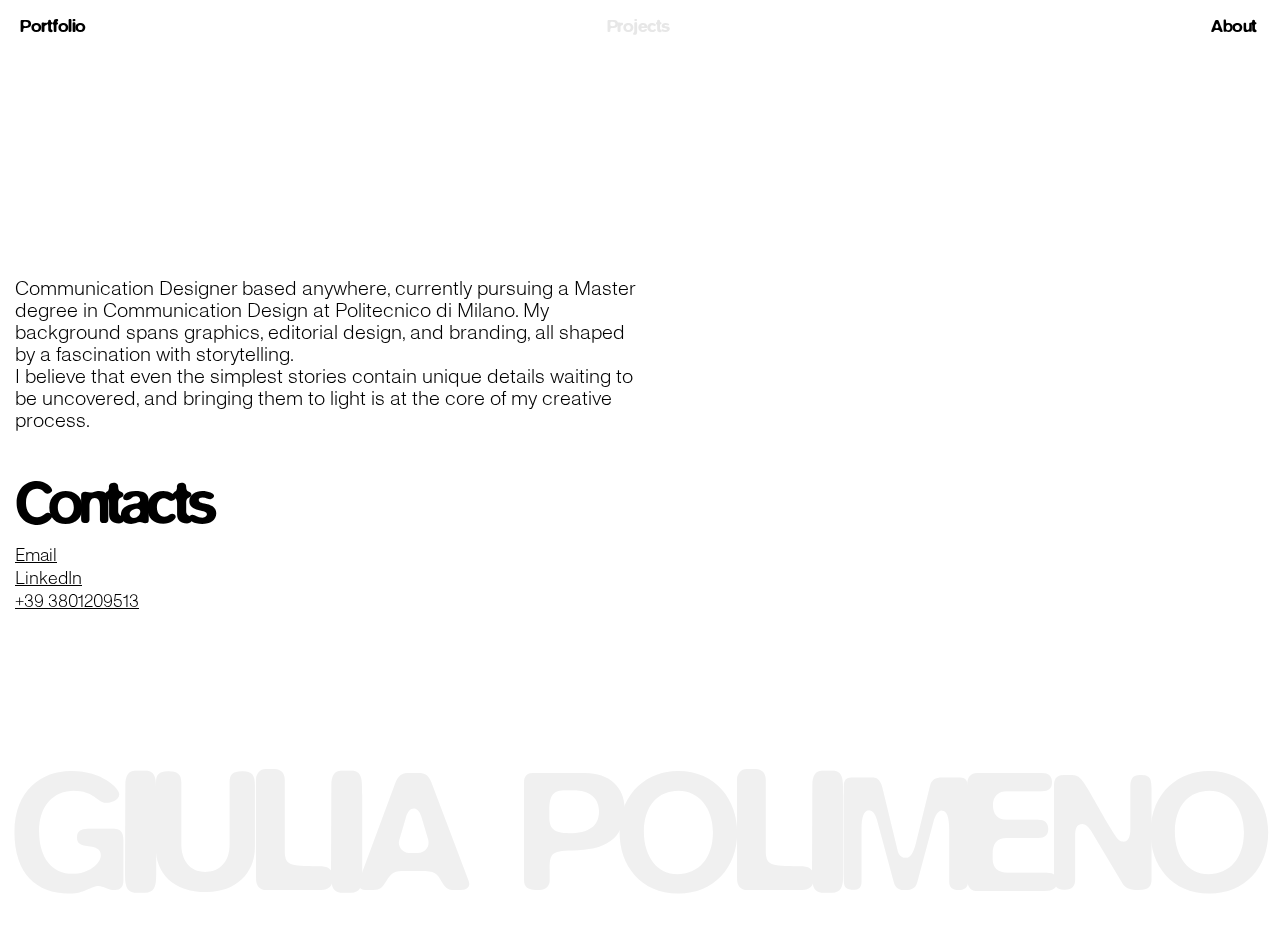
<file: about.html>
<!DOCTYPE html>
<html lang="it">
<head>
    <meta charset="UTF-8">
    <meta name="viewport" content="width=device-width, initial-scale=1.0">
    <title>About</title>
    <link rel="stylesheet" href="style.css">
    <link rel="icon" href="favicon.ico" type="image/x-icon">
    
</head>
<body>


    
    <header>
        <div class="header-container">
            <div class="left">Portfolio</div>
    
            <div class="navigation-header center">
                <a href="index.html" class="nav-link">Projects</a>
            </div>
    
            <div class="navigation-header right">
                <a href="about.html" class="nav-link header active">About</a>
               
            </div>
           
        </div>
    </header>
    
    
    <div class="footer-container">
        <div class="footer-text">
            <span class="first-name">GIULIA</span>
            <span class="last-name">POLIMENO</span>
        </div>
    </div>

    <div class="about-conteiner">
        <div class="bio-conteiner">
             <p class="about-caption">
             Communication Designer based anywhere, currently pursuing a Master degree in Communication Design at Politecnico di Milano.
             
My background spans graphics, editorial design, and branding, all shaped by a fascination with storytelling. <br>I believe 
that even the simplest stories contain unique details waiting 
to be uncovered, and bringing them to light is at the core 
of my creative process.

   
</p>
        
        </div>
        <div class="contact-conteiner">
            <p class="title">Contacts</p>
            <p class="about-caption">
                <a href="mailto:giuliapolimeno@outlook.it">Email</a><br>
                <a href="https://www.linkedin.com/in/giuliapolimeno/" target="_blank">LinkedIn</a><br>
                <a href="" target="_blank">+39 3801209513</a><br>

                
            </p>
        </div>
        
    </div>





</body>
</html>
</file>
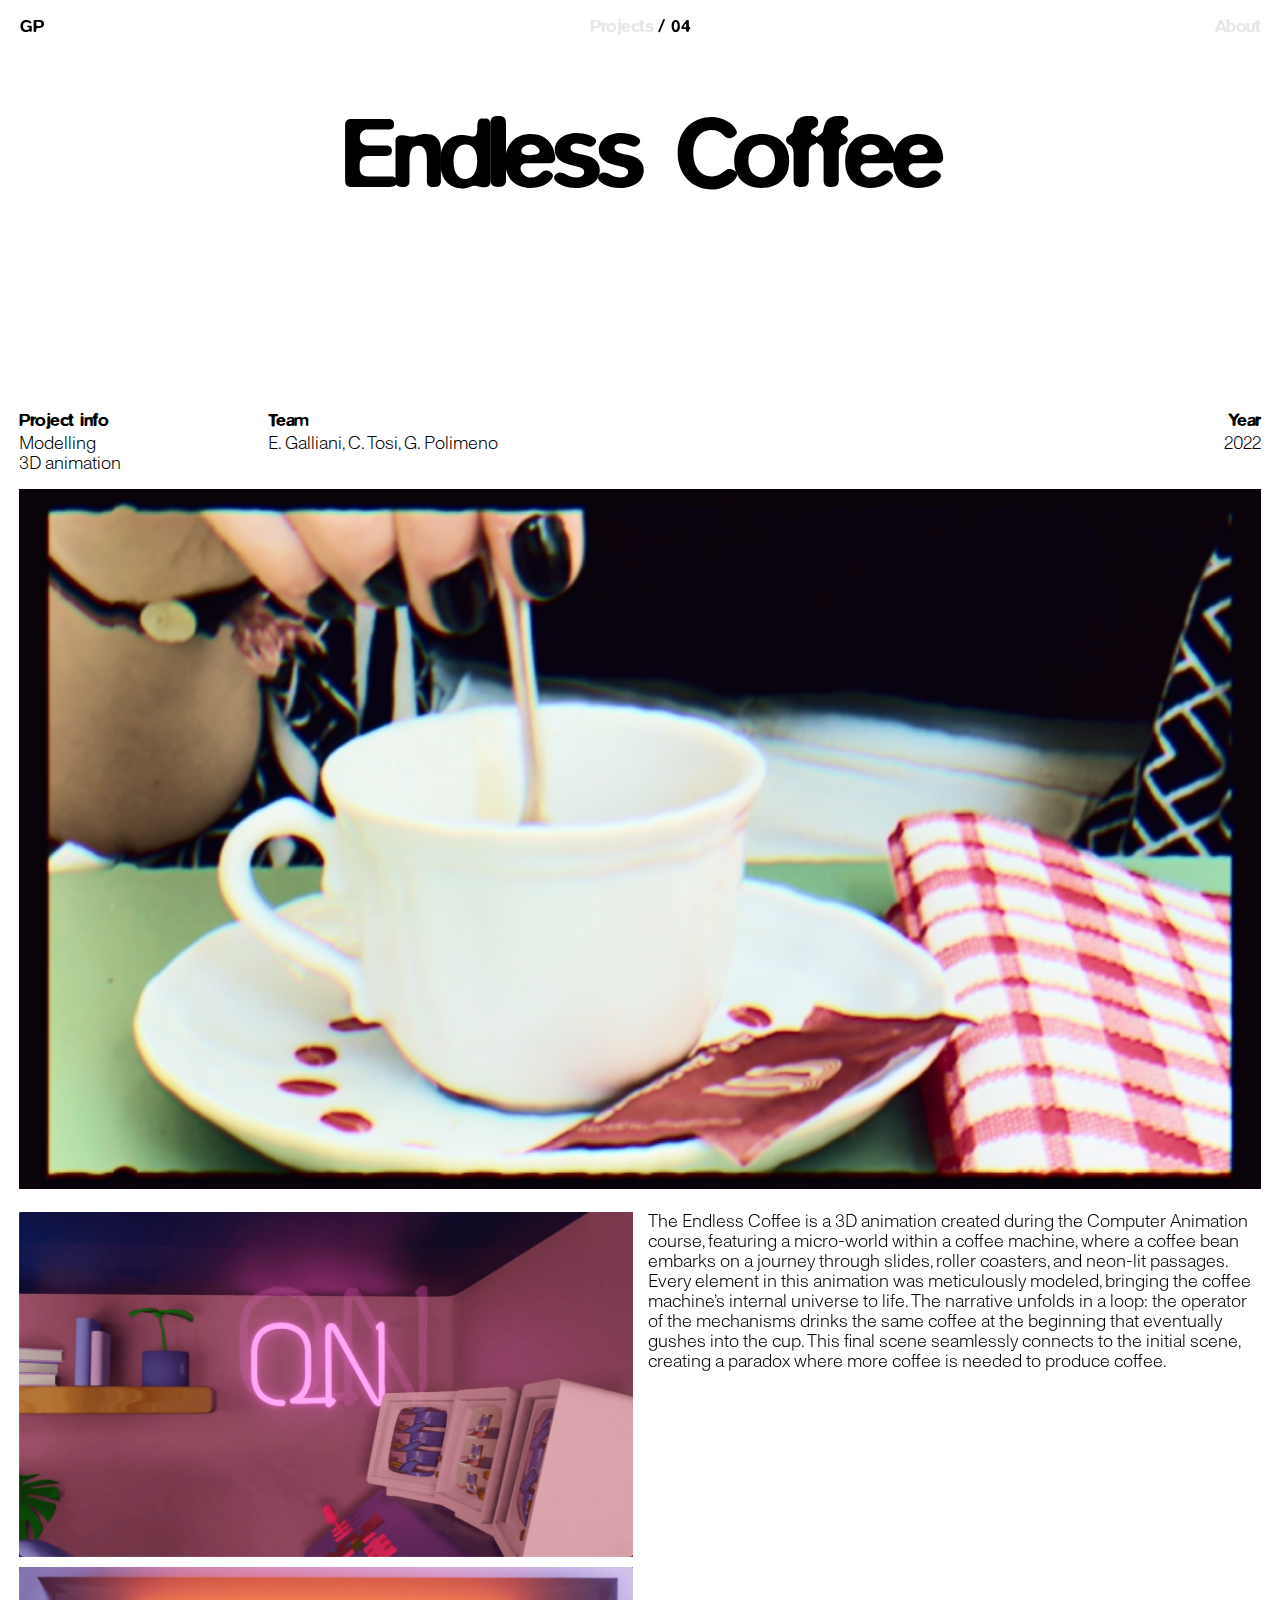
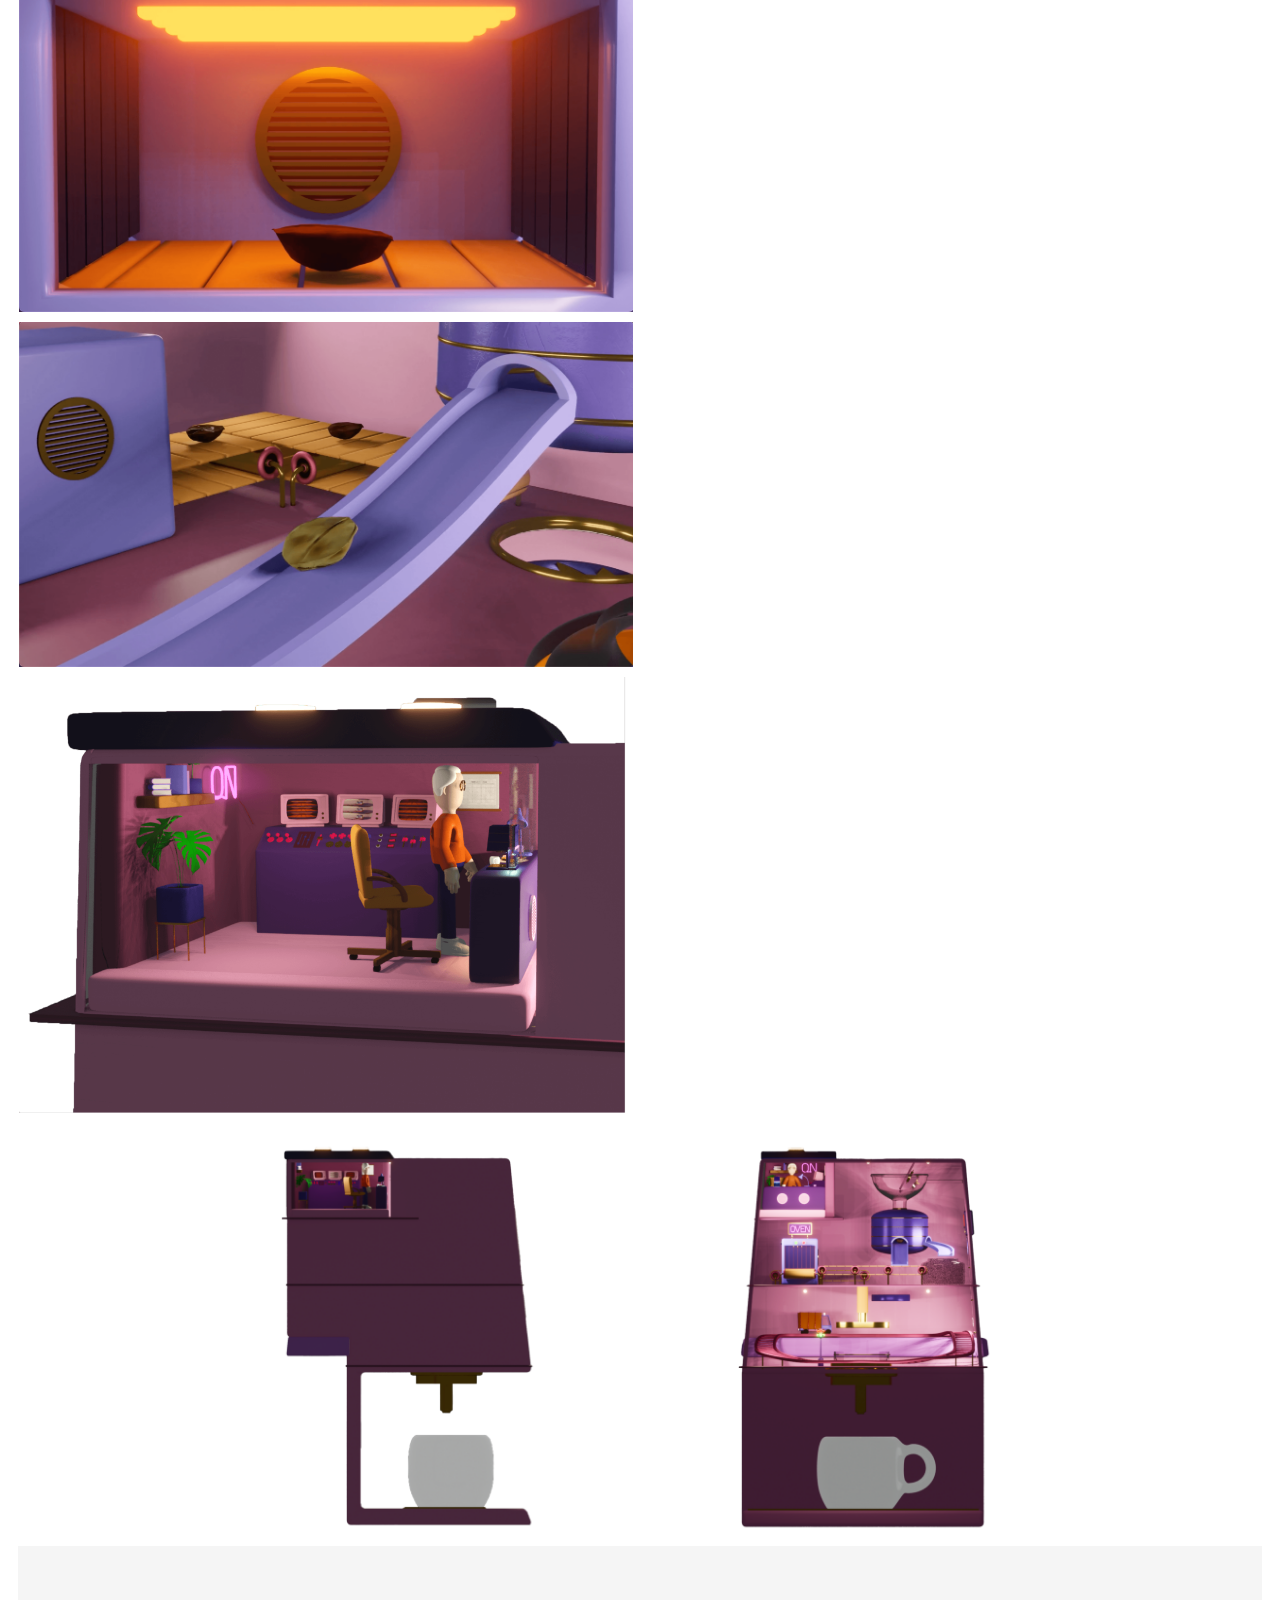
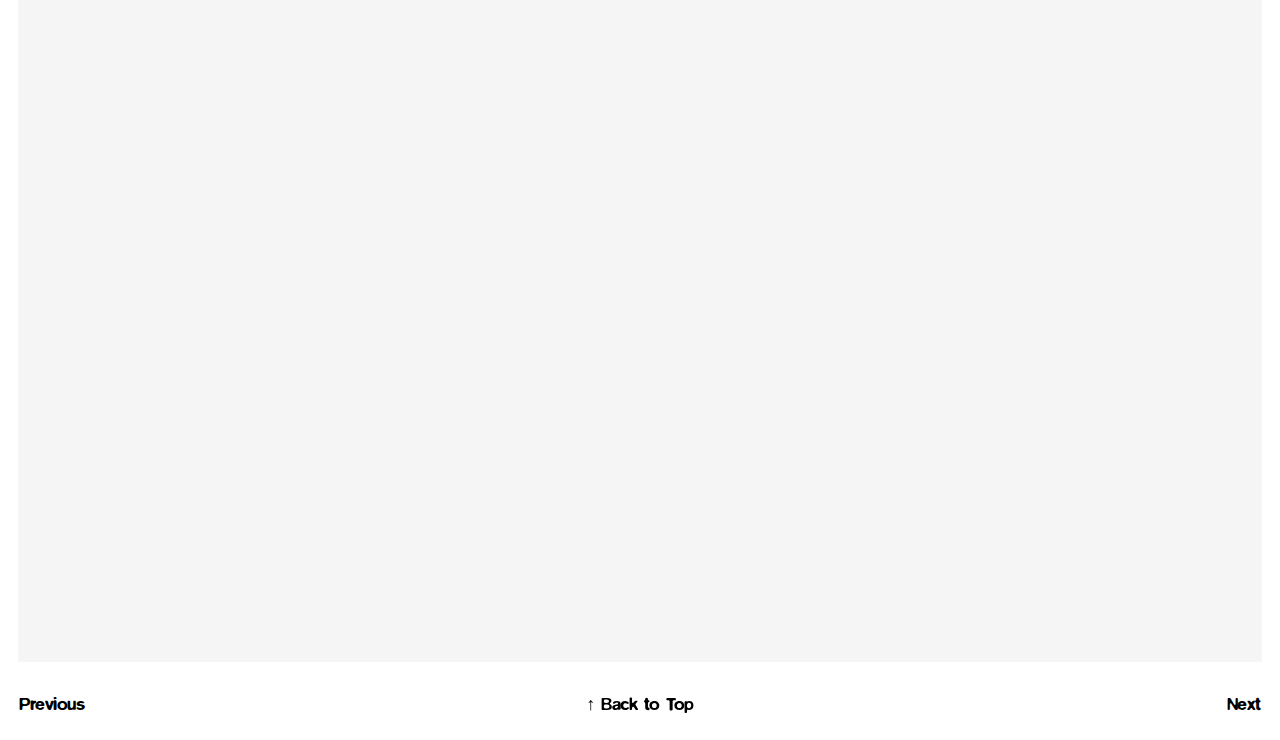
<file: pagina4 copy.html>
<!DOCTYPE html>
<html lang="it">
<head>
    <meta charset="UTF-8">
    <meta name="viewport" content="width=device-width, initial-scale=1.0">
    <title>Endless Coffee</title>
    <link rel="stylesheet" href="style-project.css">
    <link rel="icon" href="favicon.ico" type="image/x-icon">

    
</head>

 
<body>

    <header>
        <div class="header-container">
            <div class="left">
                <a href="index.html" class="nav-link active">GP</a>
            </div>
    
            <div class="navigation-header center">
                <a href="index.html" class="nav-link">Projects</a>
                <a href="index.html" class="nav-link active"> / 04</a>
            </div>
    
            <div class="navigation-header right">
                <a href="about.html" class="nav-link header ">About</a>
               
            </div>
           
        </div>
    </header>


    <div id="title">Endless Coffee</div>

    <div id="columns">
        <div class="column1">
            <span class="project-info">Project info</span><br>
            <span class="paragraph">Modelling<br>3D animation</span>
        </div>
        <div class="column2">
            <span class="project-info">Team</span><br>
            <span class="paragraph">E. Galliani, C. Tosi, G. Polimeno</span>
        </div>
        <div class="column3">
            <span class="project-info">Year</span><br>
            <span class="paragraph">2022</span>
        </div>
    </div>

    <div id="image-container">
        <img id="fixed-image" src="images/image4.png" alt="Immagine" />
    </div>


    <!--SCROLL CONTAINER IMG+CAPTION -->
   <div id="scroll-container1">
        <div class="images">
            <img class="scrollable-image" src="Endless Coffee/Schermata 2023-07-02 alle 15.06.06.png" alt="Immagine 2" />
            <img class="scrollable-image" src="Endless Coffee/Schermata 2023-07-02 alle 15.07.38.png" alt="Immagine 3" />
            <img class="scrollable-image" src="Endless Coffee/Schermata 2023-07-02 alle 15.06.59.png" alt="Immagine 3" />
            <img class="scrollable-image" src="Endless Coffee/zoom.png" alt="Immagine 3" />
        </div>
        <div class="caption1">
            The Endless Coffee is a 3D animation created during the Computer Animation course, featuring a micro-world within a coffee machine, where a coffee bean embarks on a journey through slides, roller coasters, and neon-lit passages. Every element in this animation was meticulously modeled, bringing the coffee machine’s internal universe to life. The narrative unfolds in a loop: the operator of the mechanisms drinks the same coffee at the beginning that eventually gushes into the cup. This final scene seamlessly connects to the initial scene, creating a paradox where more coffee is needed to produce coffee.
        </div>
    </div>





    <!--IMMAGINI IN MEZZO-->
    <div class="image-row">
        <img class="horizontal-images" src="Endless Coffee/Home.png" alt="Immagine 3" />
        <img class="horizontal-images" src="Endless Coffee/Home-1.png" alt="Immagine 2" />
    </div>




      <!-- Container per il video finale YouTube -->
  
      <div class="video-container-grey">
    <div class="horizontal-video-container">
        <iframe src="https://player.vimeo.com/video/1022107991?title=0&amp;byline=0&amp;portrait=0&amp;badge=0&amp;autopause=0&amp;player_id=0&amp;app_id=58479" width="1920" height="1080" frameborder="0" allow="autoplay; fullscreen; picture-in-picture; clipboard-write" title="THE ENDLESS COFFEE"></iframe>
   </div>
   </div>
   
    


 




<!--PROJ PRECEDENTE E SUCCESSIVO-->
        <footer>
            <a href="pagina3.html" class="footer-link">Previous</a>
            <a href="#" class="footer-link back-to-top">↑ Back to Top</a>
            <a href="pagina5.html" class="footer-link">Next</a>
        </footer>




    <script>
        window.onload = function() {
            const fixedImage = document.getElementById('fixed-image');
            const title = document.getElementById('title');
            const columns = document.getElementById('columns');

            // Mostra il titolo dopo un breve ritardo
            setTimeout(() => {
                title.style.opacity = "1"; // Rendi il titolo visibile
            }, 0);

            // Mostra le colonne subito dopo il titolo
            setTimeout(() => {
                columns.style.opacity = "1"; // Rendi le colonne visibili
                columns.style.transform = "translateY(15vh)"; // Sposta le colonne verso il basso
            }, 0);

            // Dopo un breve ritardo, ingrandisci e sposta l'immagine verso il basso
            setTimeout(() => {
                fixedImage.style.width = "97%";
                fixedImage.style.height = "700px";
                fixedImage.style.transform = "translateY(15vh)"; // Sposta l'immagine verso il basso
            });
        };

        // Funzione per tornare all'inizio della pagina
        document.querySelector('.back-to-top').addEventListener('click', function(e) {
             e.preventDefault();
              window.scrollTo({
                 top: 0,
                  behavior: 'smooth'
                });
            });

    </script>

</body>
</html>
</file>
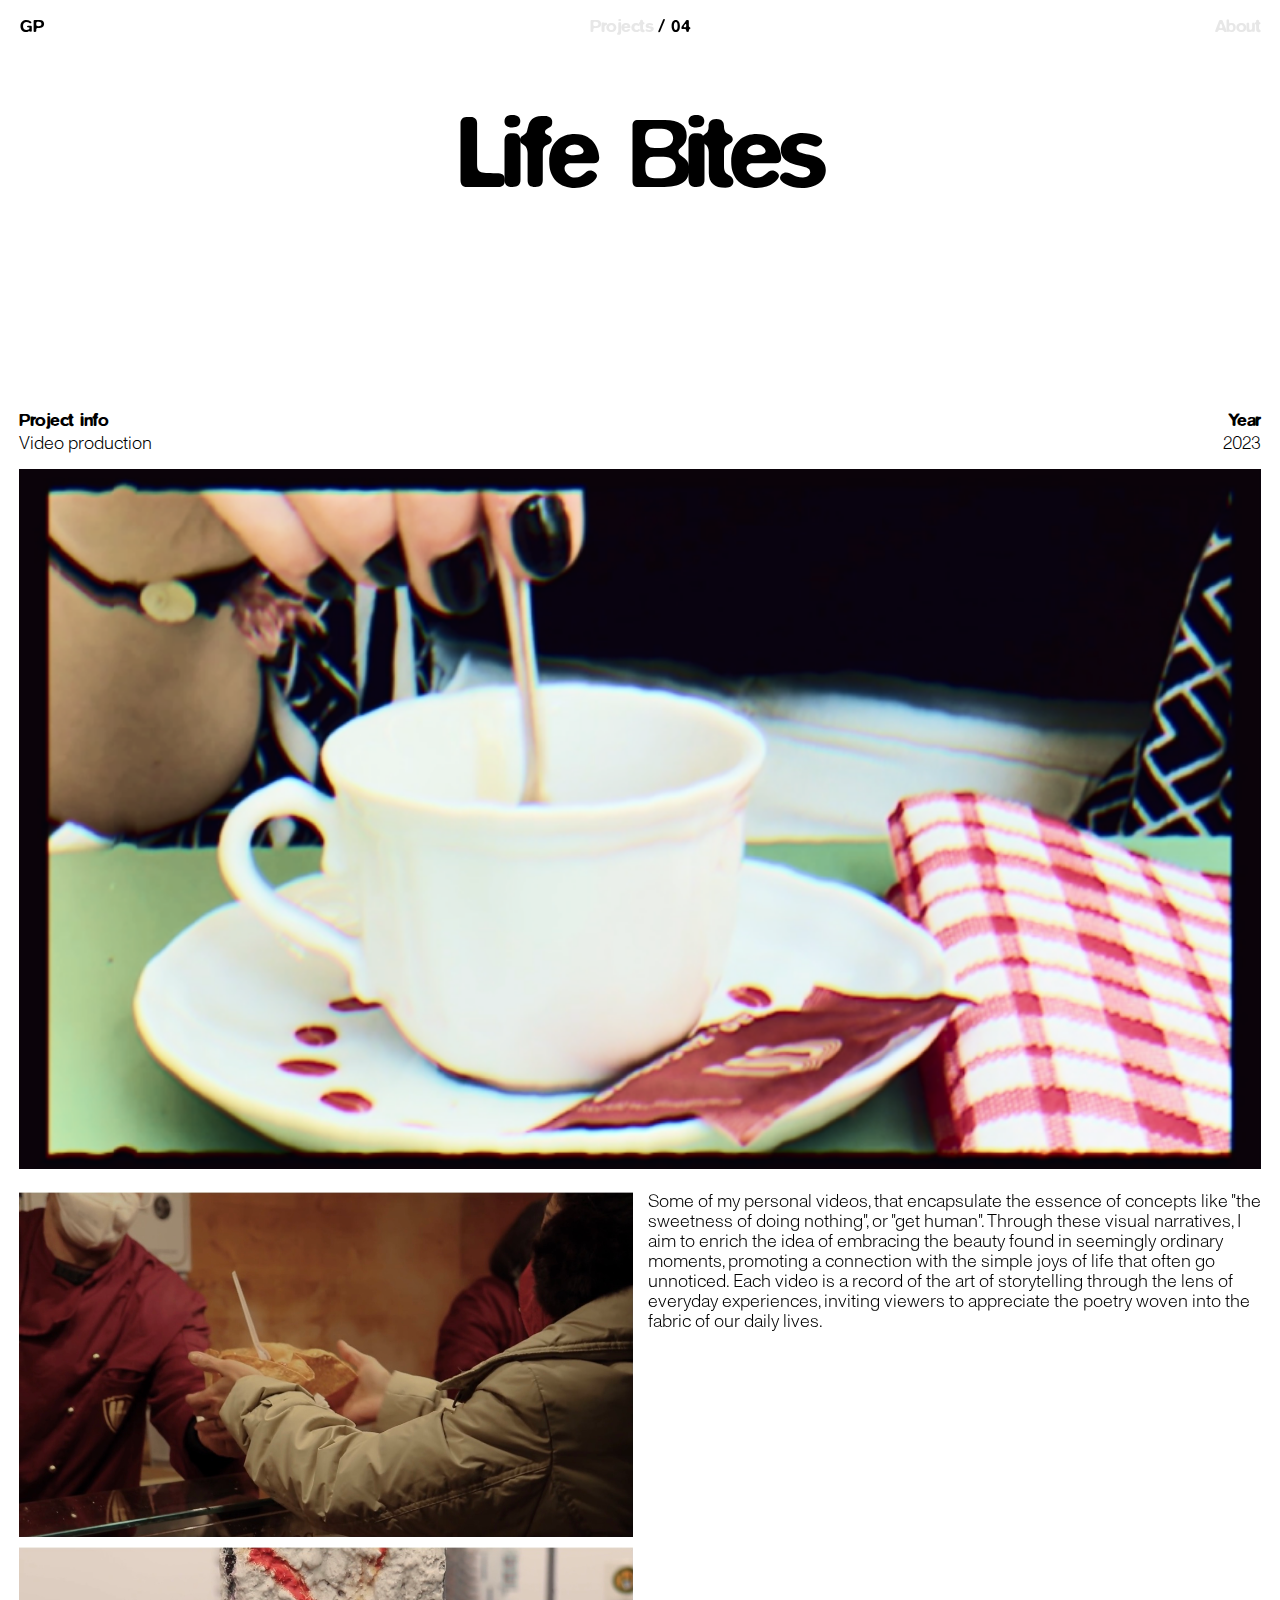
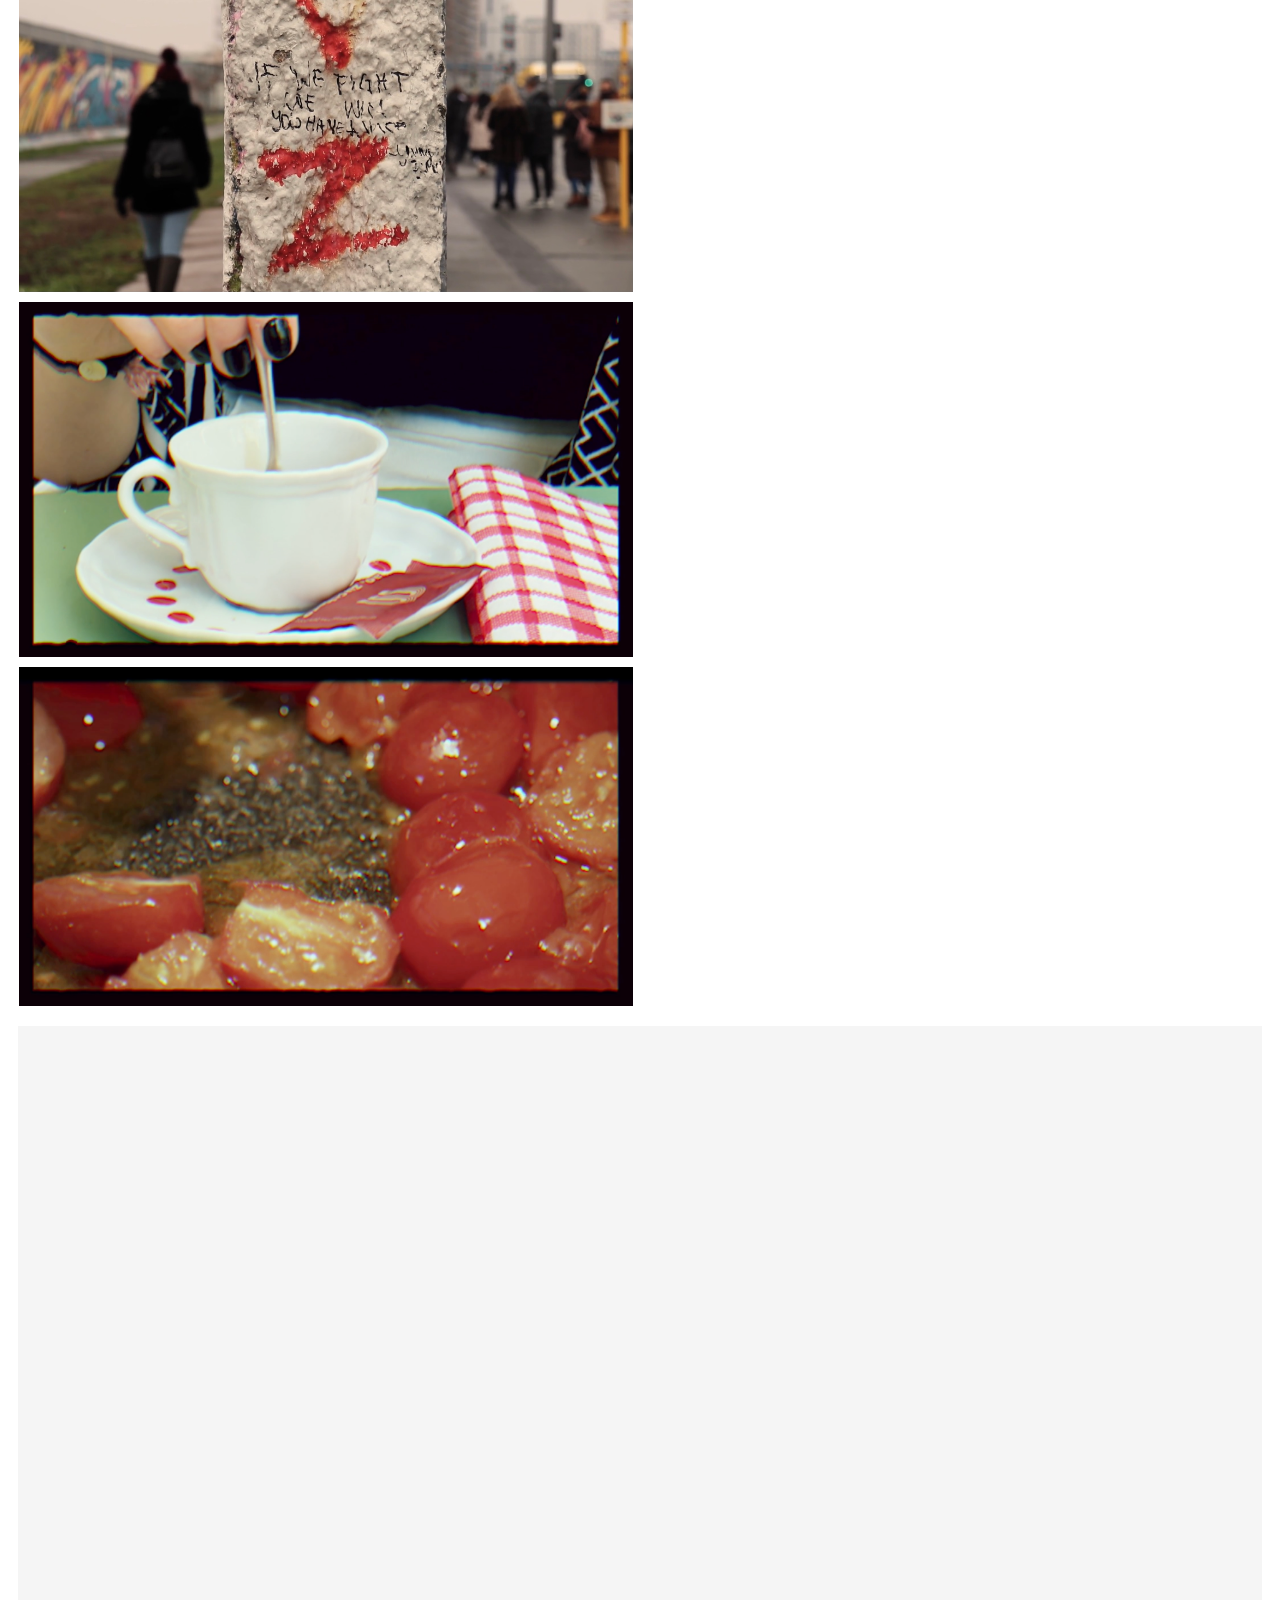
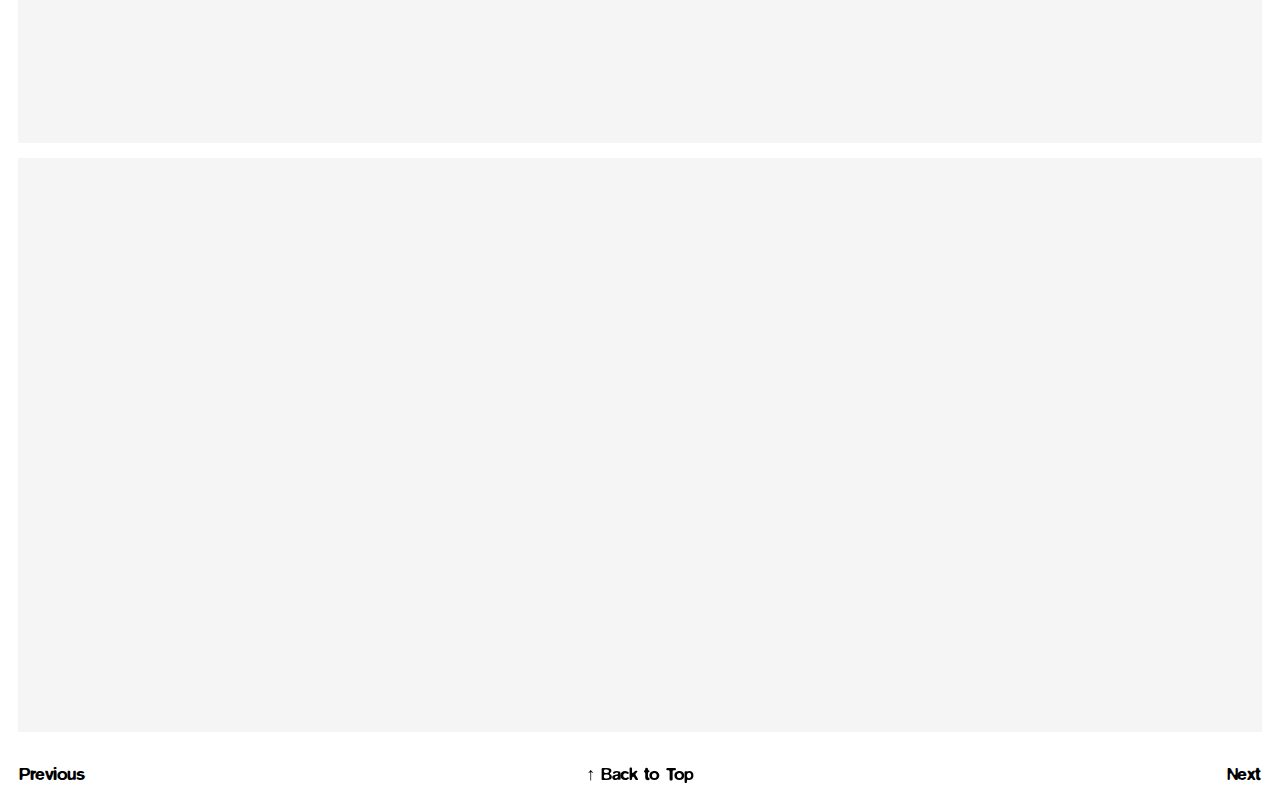
<file: pagina4.html>
<!DOCTYPE html>
<html lang="it">
<head>
    <meta charset="UTF-8">
    <meta name="viewport" content="width=device-width, initial-scale=1.0">
    <title>Life Bites</title>
    <link rel="stylesheet" href="style-project.css">
    <link rel="icon" href="favicon.ico" type="image/x-icon">

    
</head>

 
<body>

    <header>
        <div class="header-container">
            <div class="left">
                <a href="index.html" class="nav-link active">GP</a>
            </div>
    
            <div class="navigation-header center">
                <a href="index.html" class="nav-link">Projects</a>
                <a href="index.html" class="nav-link active"> / 04</a>
            </div>
    
            <div class="navigation-header right">
                <a href="about.html" class="nav-link header ">About</a>
               
            </div>
           
        </div>
    </header>


    <div id="title">Life Bites</div>

    <div id="columns">
        <div class="column1">
            <span class="project-info">Project info</span><br>
            <span class="paragraph">Video production
        </div>
        <div class="column2">
            
        </div>
        <div class="column3">
            <span class="project-info">Year</span><br>
            <span class="paragraph">2023</span>
        </div>
    </div>

    <div id="image-container">
        <img id="fixed-image" src="images/image4.png" alt="Immagine" />
    </div>
    


    <!--SCROLL CONTAINER IMG+CAPTION -->
   <div id="scroll-container1">
        <div class="images">
            <img class="scrollable-image" src="get human/IMG_2734.jpg" alt="Immagine 3" />
            <img class="scrollable-image" src="get human/IMG_2731.jpg" alt="Immagine 3" />
            <img class="scrollable-image" src="get human/Screenshot 2024-11-20 alle 22.27.54.png" alt="Immagine 3" />
            <img class="scrollable-image" src="get human/Screenshot 2024-11-20 alle 22.28.29.png" alt="Immagine 3" />
        </div>
        <div class="caption1">
            Some of my personal videos, that encapsulate the essence of concepts like "the
sweetness of doing nothing", or "get human". Through these visual narratives, I aim to
enrich the idea of embracing the beauty found in seemingly ordinary moments, promoting
a connection with the simple joys of life that often go unnoticed. Each video is a record
of the art of storytelling through the lens of everyday experiences, inviting viewers to
appreciate the poetry woven into the fabric of our daily lives.
        </div>
    </div>








      <!-- Container per il video finale YouTube -->
  
      <div class="video-container-grey">
    <div class="horizontal-video-container">
        <iframe src="https://player.vimeo.com/video/1030760001?title=0&amp;byline=0&amp;portrait=0&amp;badge=0&amp;autopause=0&amp;player_id=0&amp;app_id=58479" width="1920" height="1080" frameborder="0" allow="autoplay; fullscreen; picture-in-picture; clipboard-write" title="get human"></iframe>
   </div>
   </div>
   
   <div class="video-container-grey">
    <div class="vertical-video-container">
        <iframe src="https://player.vimeo.com/video/1031699090?title=0&amp;byline=0&amp;portrait=0&amp;badge=0&amp;autopause=0&amp;player_id=0&amp;app_id=58479" width="800" height="530" frameborder="0" allow="autoplay; fullscreen; picture-in-picture; clipboard-write" title="dolce far niente"></iframe>
   </div>
   </div>
    




<!--PROJ PRECEDENTE E SUCCESSIVO-->
        <footer>
            <a href="pagina3.html" class="footer-link">Previous</a>
            <a href="#" class="footer-link back-to-top">↑ Back to Top</a>
            <a href="pagina5.html" class="footer-link">Next</a>
        </footer>




    <script>
        window.onload = function() {
            const fixedImage = document.getElementById('fixed-image');
            const title = document.getElementById('title');
            const columns = document.getElementById('columns');

            // Mostra il titolo dopo un breve ritardo
            setTimeout(() => {
                title.style.opacity = "1"; // Rendi il titolo visibile
            }, 0);

            // Mostra le colonne subito dopo il titolo
            setTimeout(() => {
                columns.style.opacity = "1"; // Rendi le colonne visibili
                columns.style.transform = "translateY(15vh)"; // Sposta le colonne verso il basso
            }, 0);

            // Dopo un breve ritardo, ingrandisci e sposta l'immagine verso il basso
            setTimeout(() => {
                fixedImage.style.width = "97%";
                fixedImage.style.height = "700px";
                fixedImage.style.transform = "translateY(15vh)"; // Sposta l'immagine verso il basso
            });
        };

        // Funzione per tornare all'inizio della pagina
        document.querySelector('.back-to-top').addEventListener('click', function(e) {
             e.preventDefault();
              window.scrollTo({
                 top: 0,
                  behavior: 'smooth'
                });
            });

    </script>

</body>
</html>
</file>
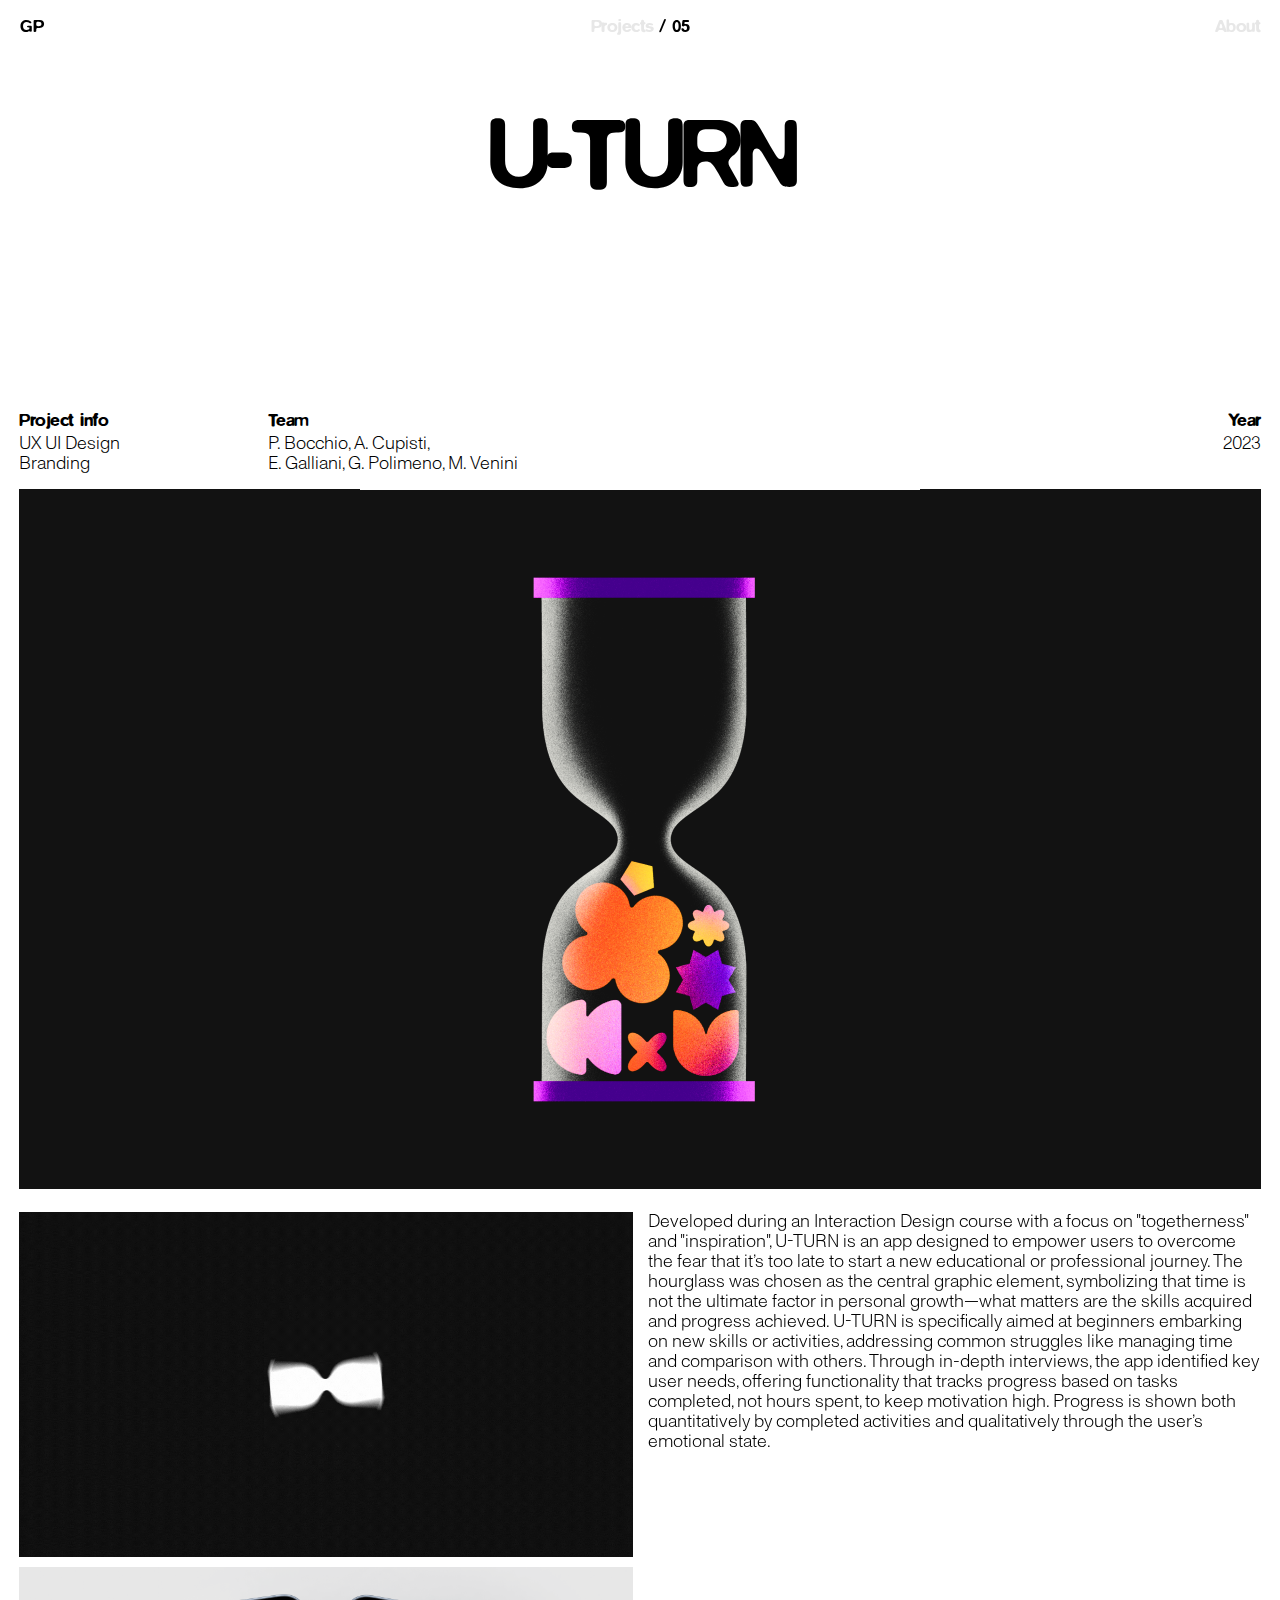
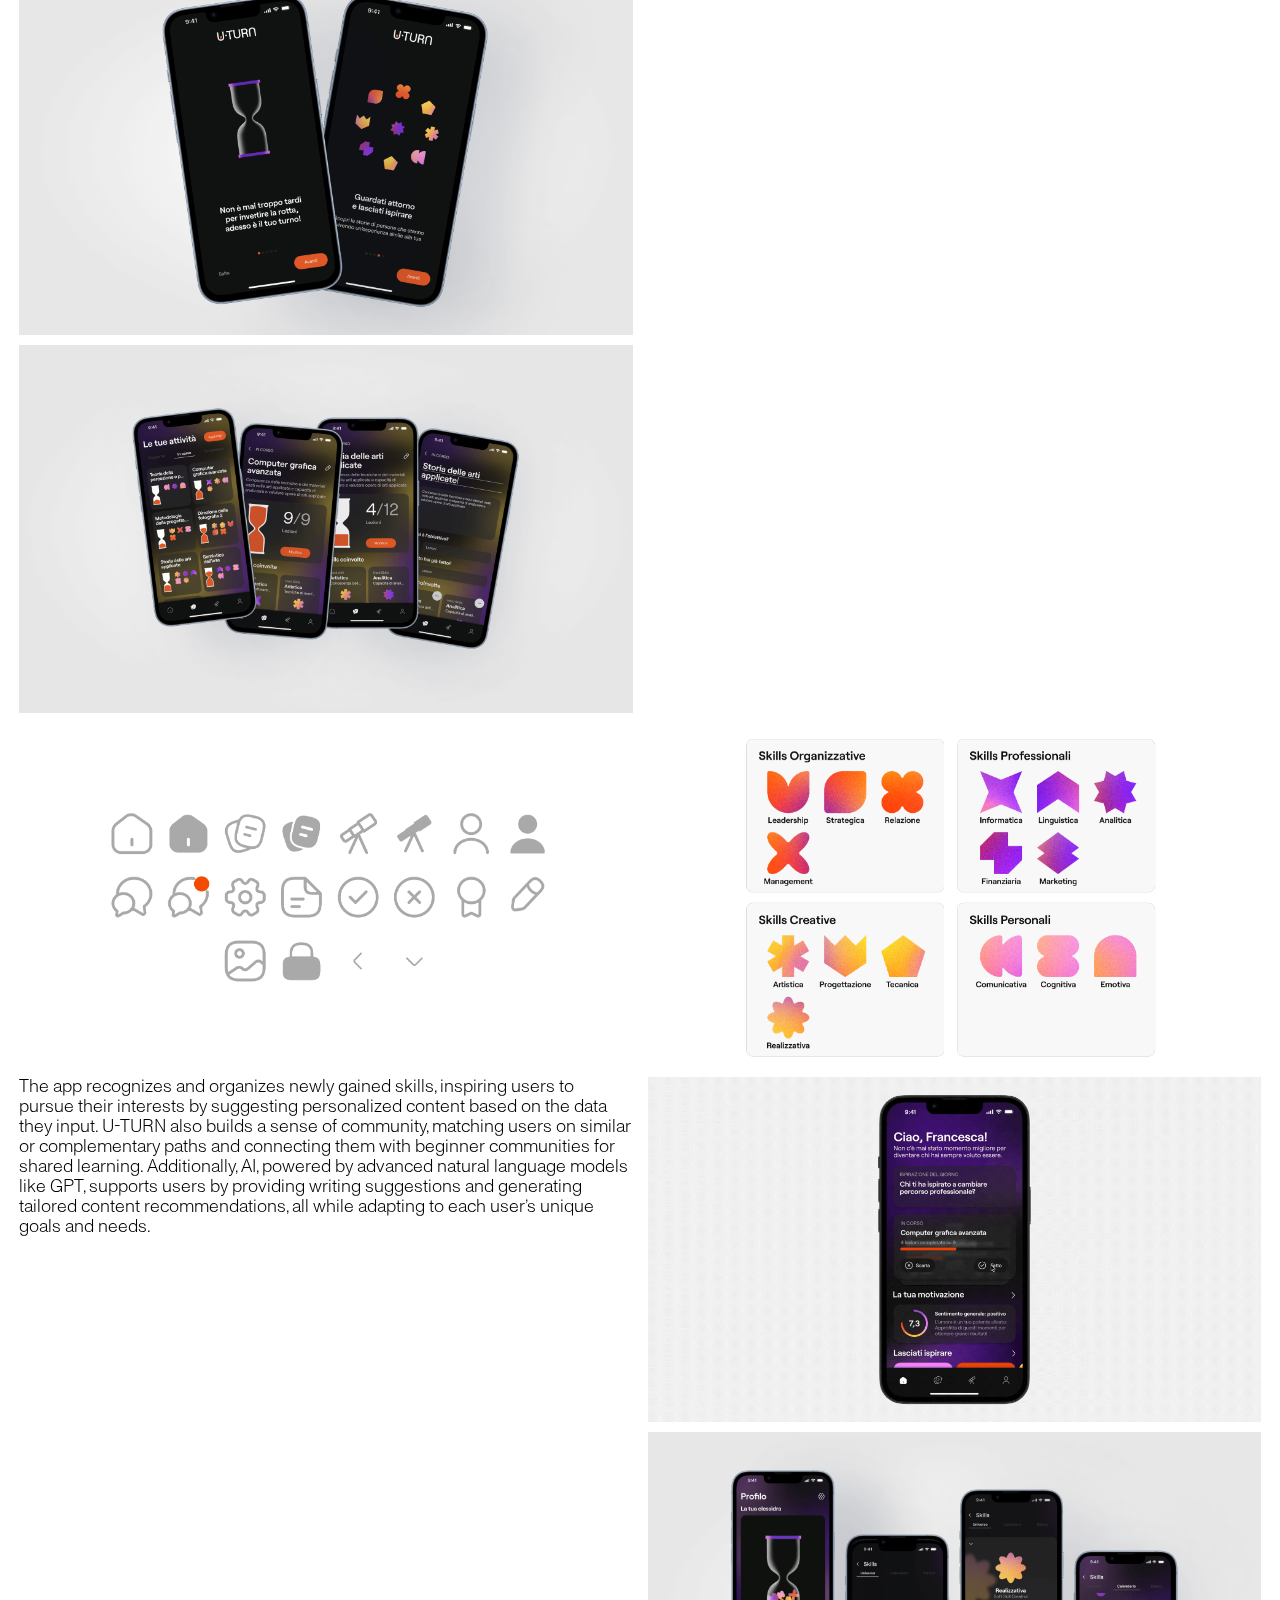
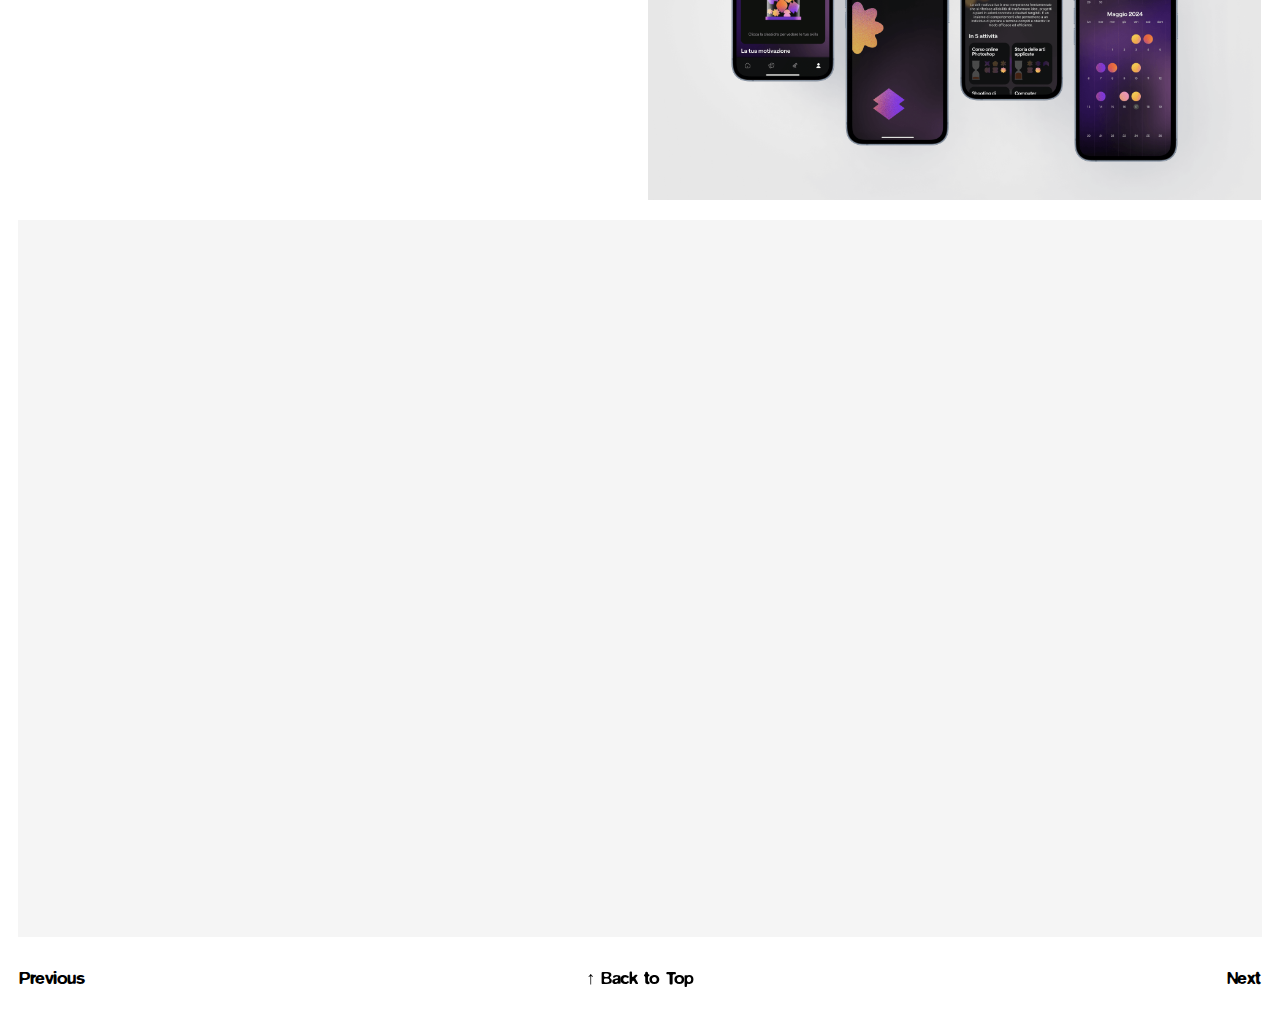
<file: pagina5.html>
<!DOCTYPE html>
<html lang="it">
<head>
    <meta charset="UTF-8">
    <meta name="viewport" content="width=device-width, initial-scale=1.0">
    <title>U-TURN</title>
    <link rel="stylesheet" href="style-project.css">
    <link rel="icon" href="favicon.ico" type="image/x-icon">

    
</head>


<body>


    <header>
        <div class="header-container">
            <div class="left">
                <a href="index.html" class="nav-link active">GP</a>
            </div>
    
            <div class="navigation-header center">
                <a href="index.html" class="nav-link">Projects</a>
                <a href="index.html" class="nav-link active"> / 05</a>
            </div>
    
            <div class="navigation-header right">
                <a href="about.html" class="nav-link header ">About</a>
               
            </div>
           
        </div>
    </header>


    <div id="title">U-TURN</div>

    <div id="columns">
        <div class="column1">
            <span class="project-info">Project info</span><br>
            <span class="paragraph">UX UI Design<br>Branding</span>
        </div>
        <div class="column2">
            <span class="project-info">Team</span><br>
            <span class="paragraph">P. Bocchio, A. Cupisti,<br>E. Galliani, G. Polimeno, M. Venini</span>
        </div>
        <div class="column3">
            <span class="project-info">Year</span><br>
            <span class="paragraph">2023</span>
        </div>
    </div>

    <div id="image-container">
        <img id="fixed-image" src="images/image5.png" alt="Immagine" />
    </div>


    <!--SCROLL CONTAINER IMG+CAPTION -->
   <div id="scroll-container1">
        <div class="images">
            <img class="scrollable-image" src="U-TURN/Progetto senza titolo-5.gif" alt="Immagine 3" />
            <img class="scrollable-image" src="U-TURN/Shot.png" alt="Immagine 2" />
            <img class="scrollable-image" src="U-TURN/Shot2.png" alt="Immagine 3" />

        </div>
        <div class="caption1">
            Developed during an Interaction Design course with a focus on "togetherness" and "inspiration", U-TURN is an app designed to empower users to overcome the fear that it’s too late to start a new educational or professional journey. The hourglass was chosen as the central graphic element, symbolizing that time is not the ultimate factor in personal growth—what matters are the skills acquired and progress achieved.

U-TURN is specifically aimed at beginners embarking on new skills or activities, addressing common struggles like managing time and comparison with others. Through in-depth interviews, the app identified key user needs, offering functionality that tracks progress based on tasks completed, not hours spent, to keep motivation high. Progress is shown both quantitatively by completed activities and qualitatively through the user’s emotional state.
        </div>
    </div>


     <!--IMMAGINI IN MEZZO-->
        <div class="image-row">
            <img class="horizontal-images" src="U-TURN/icone.png" alt="Immagine 2" />
            <img class="horizontal-images" src="U-TURN/skills.png" alt="Immagine 3" />
        </div>
    
    

     <!--SCROLL CONTAINER IMG+CAPTION -->
    <div id="scroll-container2">
        <div class="caption2">
            The app recognizes and organizes newly gained skills, inspiring users to pursue their interests by suggesting personalized content based on the data they input. U-TURN also builds a sense of community, matching users on similar or complementary paths and connecting them with beginner communities for shared learning. Additionally, AI, powered by advanced natural language models like GPT, supports users by providing writing suggestions and generating tailored content recommendations, all while adapting to each user’s unique goals and needs.
        </div>
        <div class="images">
            <img class="scrollable-image" src="U-TURN/Home.gif" alt="Immagine 3" />
            <img class="scrollable-image" src="U-TURN/clessidra.png" alt="Immagine 3" />
       
        </div>
    </div>


    <!-- Container per il video finale YouTube -->
  
    <div class="video-container-grey">
    <div class="horizontal-video-container">
        <iframe src="https://player.vimeo.com/video/1022148620?title=0&amp;byline=0&amp;portrait=0&amp;badge=0&amp;autopause=0&amp;player_id=0&amp;app_id=58479" width="1920" height="1080" frameborder="0" allow="autoplay; fullscreen; picture-in-picture; clipboard-write" title="U-TURN"></iframe>
    </div>
   </div> 

 




<!--PROJ PRECEDENTE E SUCCESSIVO-->
        <footer>
            <a href="pagina4.html" class="footer-link">Previous</a>
            <a href="#" class="footer-link back-to-top">↑ Back to Top</a>
            <a href="pagina6.html" class="footer-link">Next</a>
        </footer>




    <script>
        window.onload = function() {
            const fixedImage = document.getElementById('fixed-image');
            const title = document.getElementById('title');
            const columns = document.getElementById('columns');

            // Mostra il titolo dopo un breve ritardo
            setTimeout(() => {
                title.style.opacity = "1"; // Rendi il titolo visibile
            }, 0);

            // Mostra le colonne subito dopo il titolo
            setTimeout(() => {
                columns.style.opacity = "1"; // Rendi le colonne visibili
                columns.style.transform = "translateY(15vh)"; // Sposta le colonne verso il basso
            }, 0);

            // Dopo un breve ritardo, ingrandisci e sposta l'immagine verso il basso
            setTimeout(() => {
                fixedImage.style.width = "97%";
                fixedImage.style.height = "700px";
                fixedImage.style.transform = "translateY(15vh)"; // Sposta l'immagine verso il basso
            });
        };

        // Funzione per tornare all'inizio della pagina
        document.querySelector('.back-to-top').addEventListener('click', function(e) {
             e.preventDefault();
              window.scrollTo({
                 top: 0,
                  behavior: 'smooth'
                });
            });

    </script>

</body>
</html>
</file>
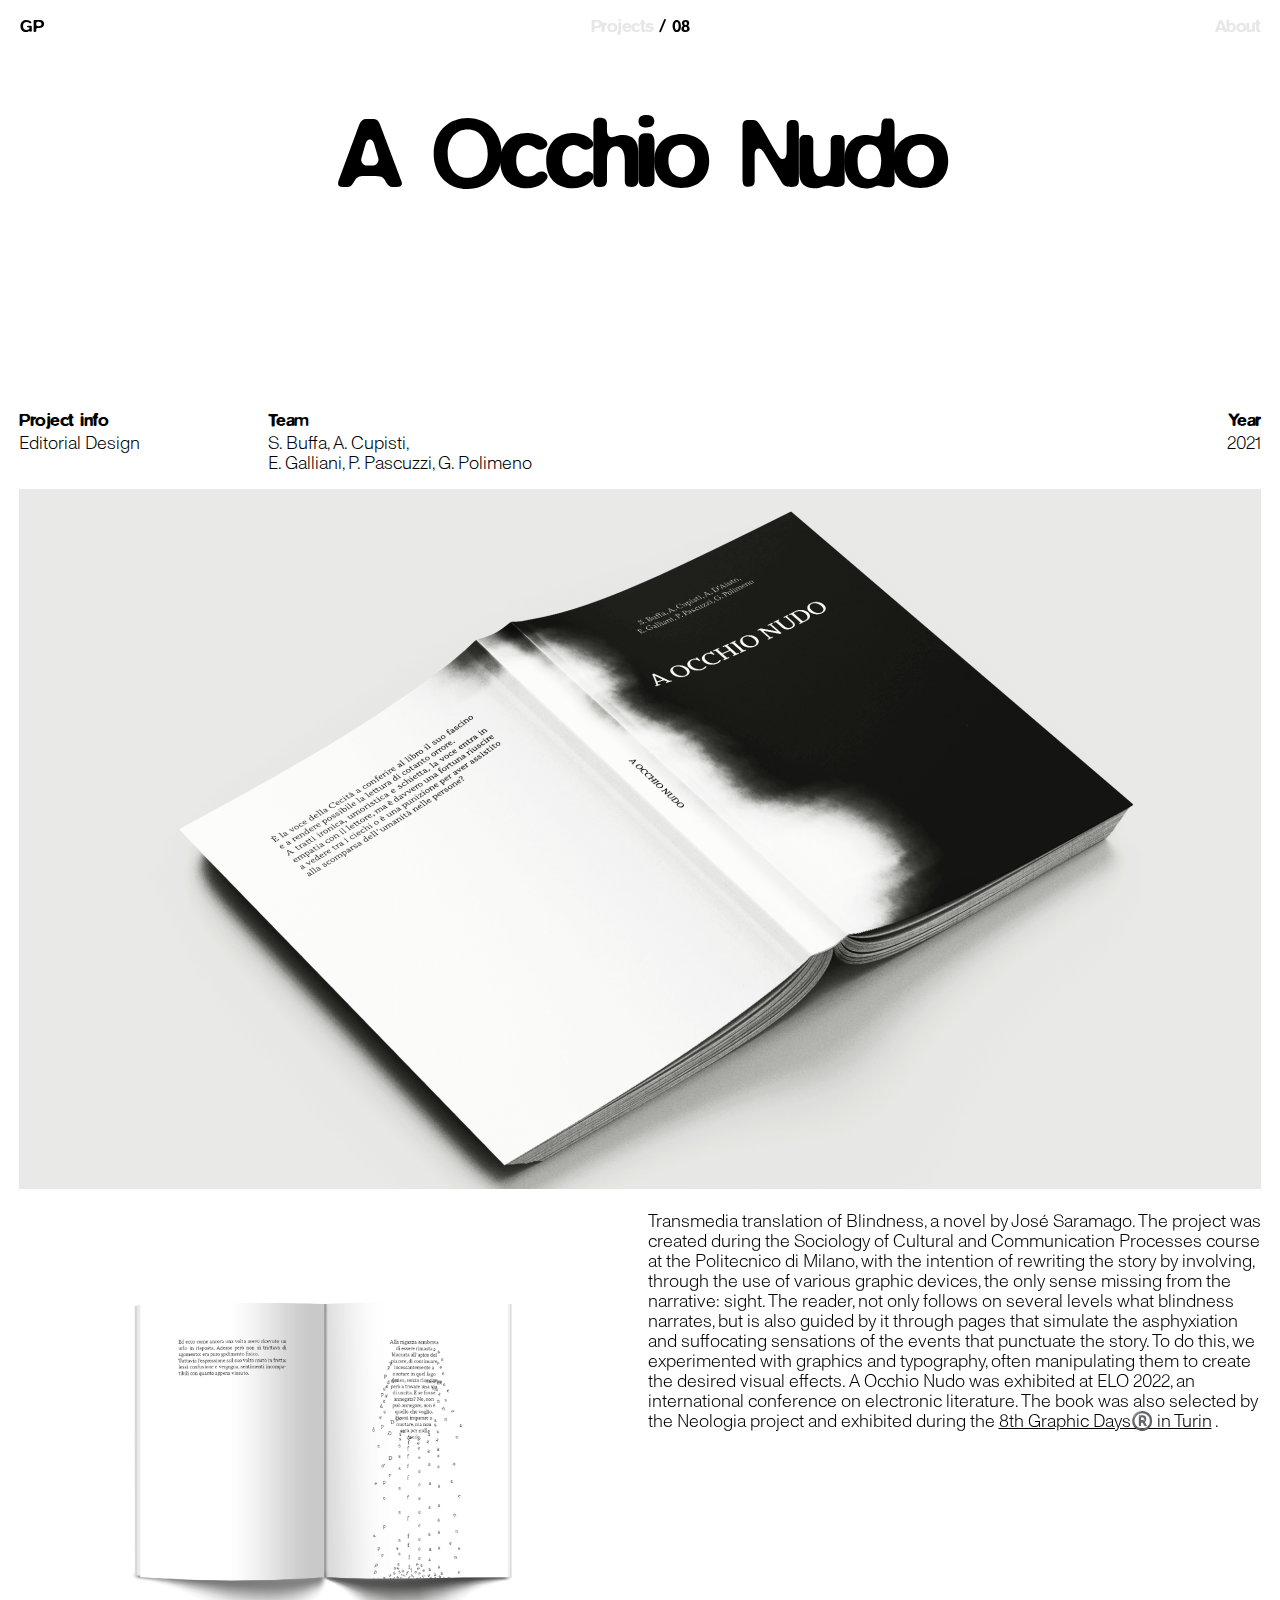
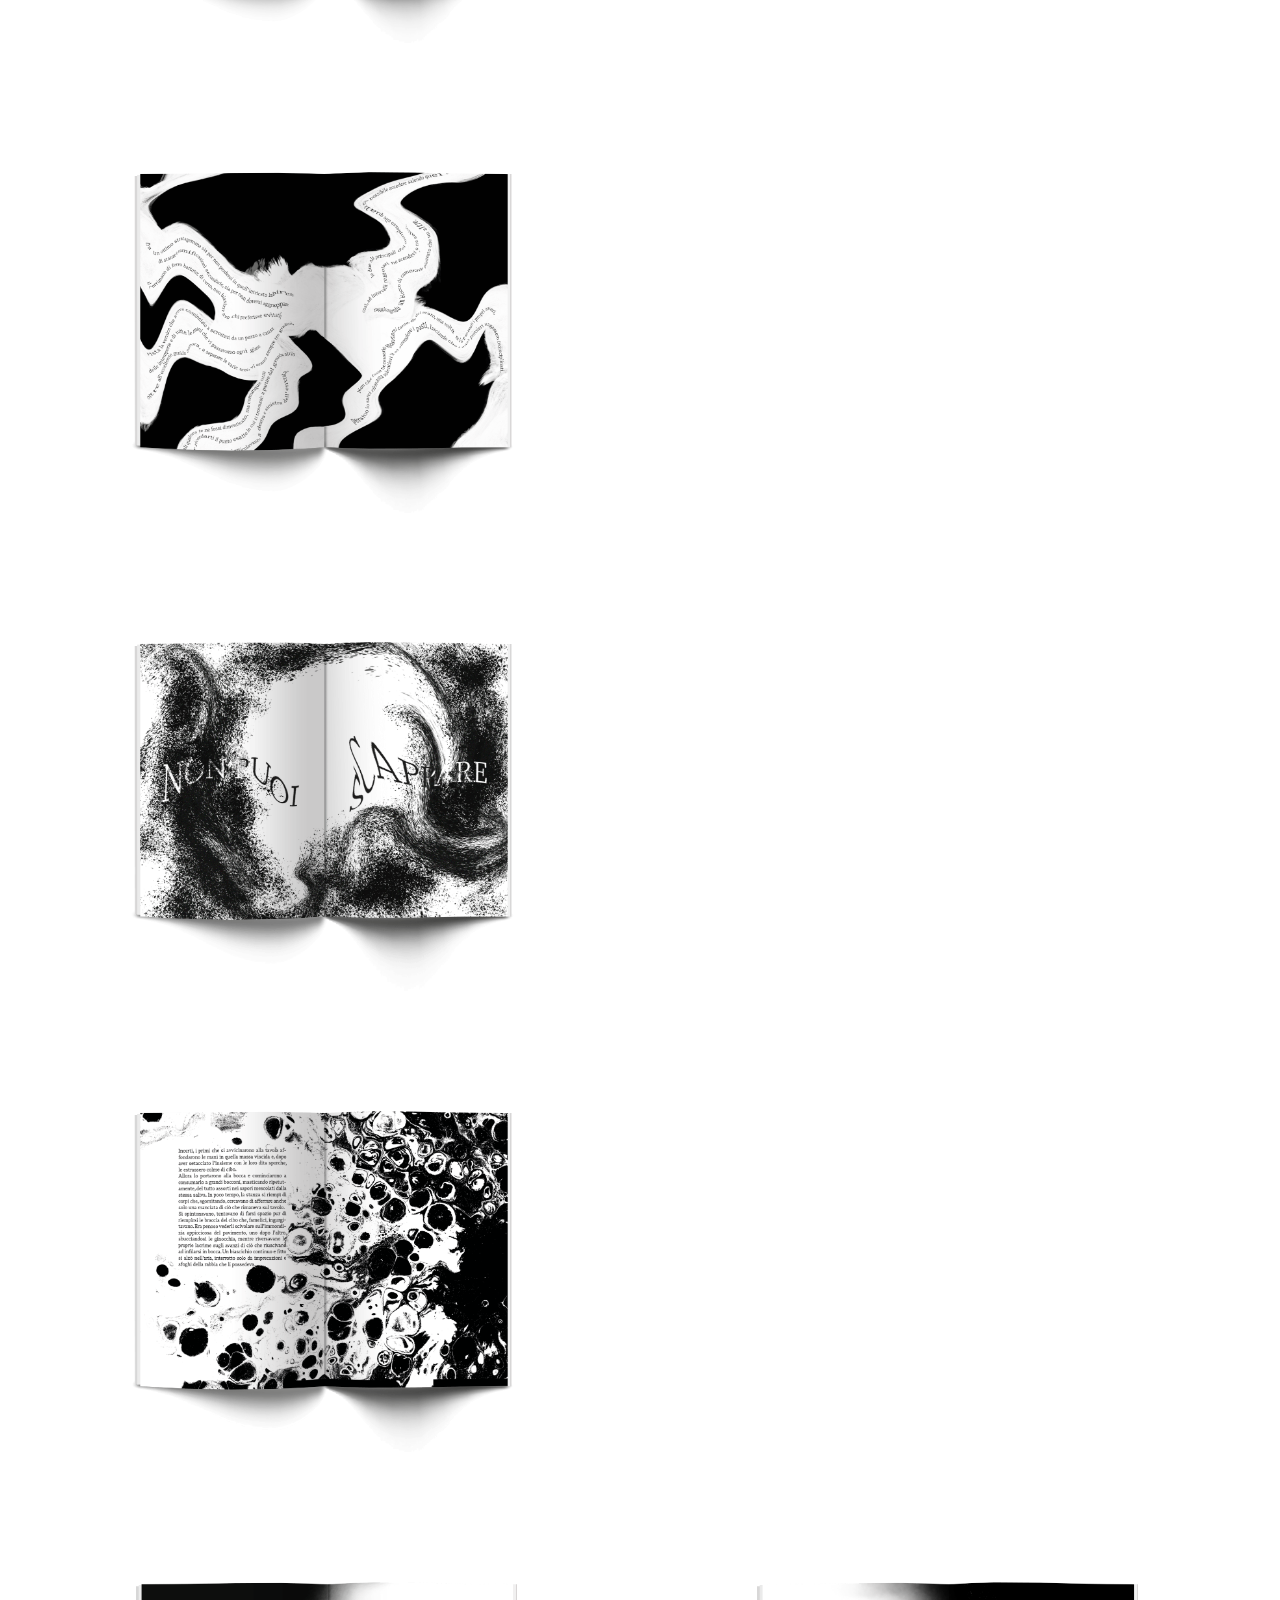
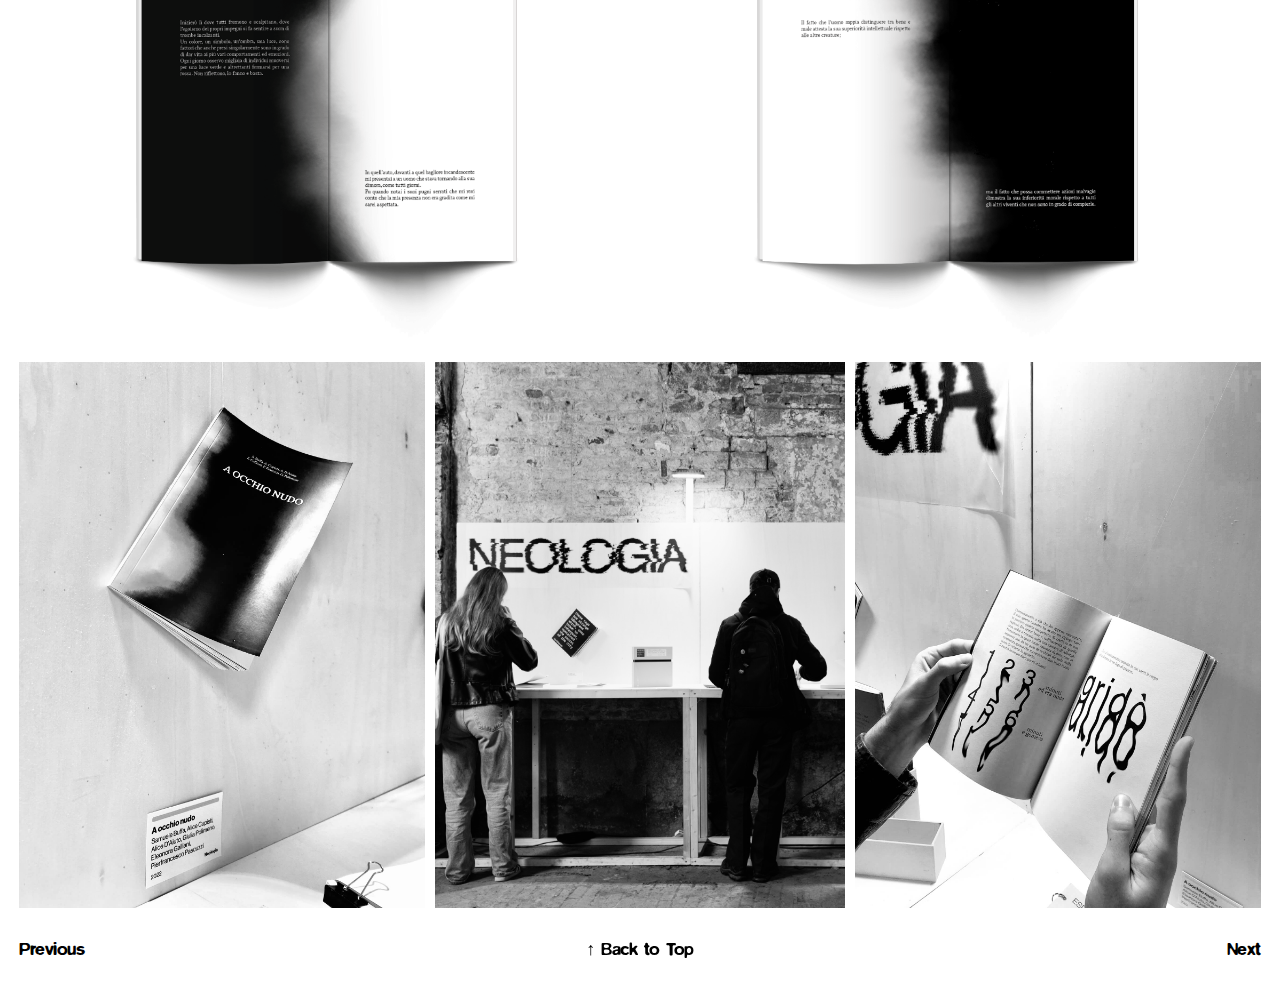
<file: pagina8.html>
<!DOCTYPE html>
<html lang="it">
<head>
    <meta charset="UTF-8">
    <meta name="viewport" content="width=device-width, initial-scale=1.0">
    <title>A Occhio Nudo</title>
    <link rel="stylesheet" href="style-project.css">
    <link rel="icon" href="favicon.ico" type="image/x-icon">

    
</head>


<body>


    <header>
    <div class="header-container">
        <div class="left">
            <a href="index.html" class="nav-link active">GP</a>
        </div>

        <div class="navigation-header center">
            <a href="index.html" class="nav-link">Projects</a>
            <a href="index.html" class="nav-link active"> / 08</a>
        </div>

        <div class="navigation-header right">
            <a href="about.html" class="nav-link header ">About</a>
           
        </div>
       
    </div>
</header>


    <div id="title">A Occhio Nudo</div>

    <div id="columns">
        <div class="column1">
            <span class="project-info">Project info</span><br>
            <span class="paragraph">Editorial Design</span>
        </div>
        <div class="column2">
            <span class="project-info">Team</span><br>
            <span class="paragraph">S. Buffa, A. Cupisti,<br>E. Galliani, P. Pascuzzi, G. Polimeno</span>
        </div>
        <div class="column3">
            <span class="project-info">Year</span><br>
            <span class="paragraph">2021</span>
        </div>
    </div>

    <div id="image-container">
        <img id="fixed-image" src="images/image8.png" alt="Immagine" />
    </div>


    <!--SCROLL CONTAINER IMG+CAPTION -->
   <div id="scroll-container1">
        <div class="images">
            <img class="scrollable-image" src="A occhio nudo/Spread5.png" alt="Immagine 2" />
            <img class="scrollable-image" src="A occhio nudo/Spread8.png" alt="Immagine 3" />
            <img class="scrollable-image" src="A occhio nudo/Spread10.png" alt="Immagine 3" />
            <img class="scrollable-image" src="A occhio nudo/Spread14.png" alt="Immagine 3" />
        </div>
        <div class="caption1">
            Transmedia translation of Blindness, a novel by José Saramago. The project was created during the Sociology of Cultural and Communication Processes course  at the Politecnico di Milano, with the intention of rewriting the story by involving, through the use of various graphic devices, the only sense missing from the narrative: sight. The reader, not only follows on several levels what blindness narrates, but is also guided by it through pages that simulate the asphyxiation and suffocating sensations of the events that punctuate the story. To do this, we experimented with graphics and typography, often manipulating them to create the desired visual effects. A Occhio Nudo was exhibited at ELO 2022, an international conference on electronic literature. The book was also selected by the Neologia project and exhibited during the 
            <a href="https://www.graphicdays.it/neologia/a-occhio-nudo-alice-daiuto-samuele-buffa-alice-cupisti-giulia-polimeno-eleonora-galliani-pierfrancesco-pascuzzi/" target="_blank" class="external-link">8th Graphic Days®️ in Turin</a> .
        </div>
    </div>


     <!--IMMAGINI IN MEZZO-->
        <div class="image-row">
            <img class="horizontal-images" src="A occhio nudo/Spread1.png" alt="Immagine 2" />
            <img class="horizontal-images" src="A occhio nudo/Spread15.png" alt="Immagine 3" />
        </div>
    
    


    <!-- Container per il video finale YouTube -->
  
 
   
      <!--IMMAGINI IN MEZZO-->
      <div class="image-row">
        <img class="horizontal-images3" src="A occhio nudo/IMG_9019.jpg" alt="Immagine 2" />
        <img class="horizontal-images3" src="A occhio nudo/IMG_9038.jpg" alt="Immagine 3" />
        <img class="horizontal-images3" src="A occhio nudo/IMG_9020.jpg" alt="Immagine 3" />   
    </div>

 




<!--PROJ PRECEDENTE E SUCCESSIVO-->
        <footer>
            <a href="pagina7.html" class="footer-link">Previous</a>
            <a href="#" class="footer-link back-to-top">↑ Back to Top</a>
            <a href="pagina9.html" class="footer-link">Next</a>
        </footer>




    <script>
        window.onload = function() {
            const fixedImage = document.getElementById('fixed-image');
            const title = document.getElementById('title');
            const columns = document.getElementById('columns');

            // Mostra il titolo dopo un breve ritardo
            setTimeout(() => {
                title.style.opacity = "1"; // Rendi il titolo visibile
            }, 0);

            // Mostra le colonne subito dopo il titolo
            setTimeout(() => {
                columns.style.opacity = "1"; // Rendi le colonne visibili
                columns.style.transform = "translateY(15vh)"; // Sposta le colonne verso il basso
            }, 0);

            // Dopo un breve ritardo, ingrandisci e sposta l'immagine verso il basso
            setTimeout(() => {
                fixedImage.style.width = "97%";
                fixedImage.style.height = "700px";
                fixedImage.style.transform = "translateY(15vh)"; // Sposta l'immagine verso il basso
            });
        };

        // Funzione per tornare all'inizio della pagina
        document.querySelector('.back-to-top').addEventListener('click', function(e) {
             e.preventDefault();
              window.scrollTo({
                 top: 0,
                  behavior: 'smooth'
                });
            });

    </script>

</body>
</html>
</file>
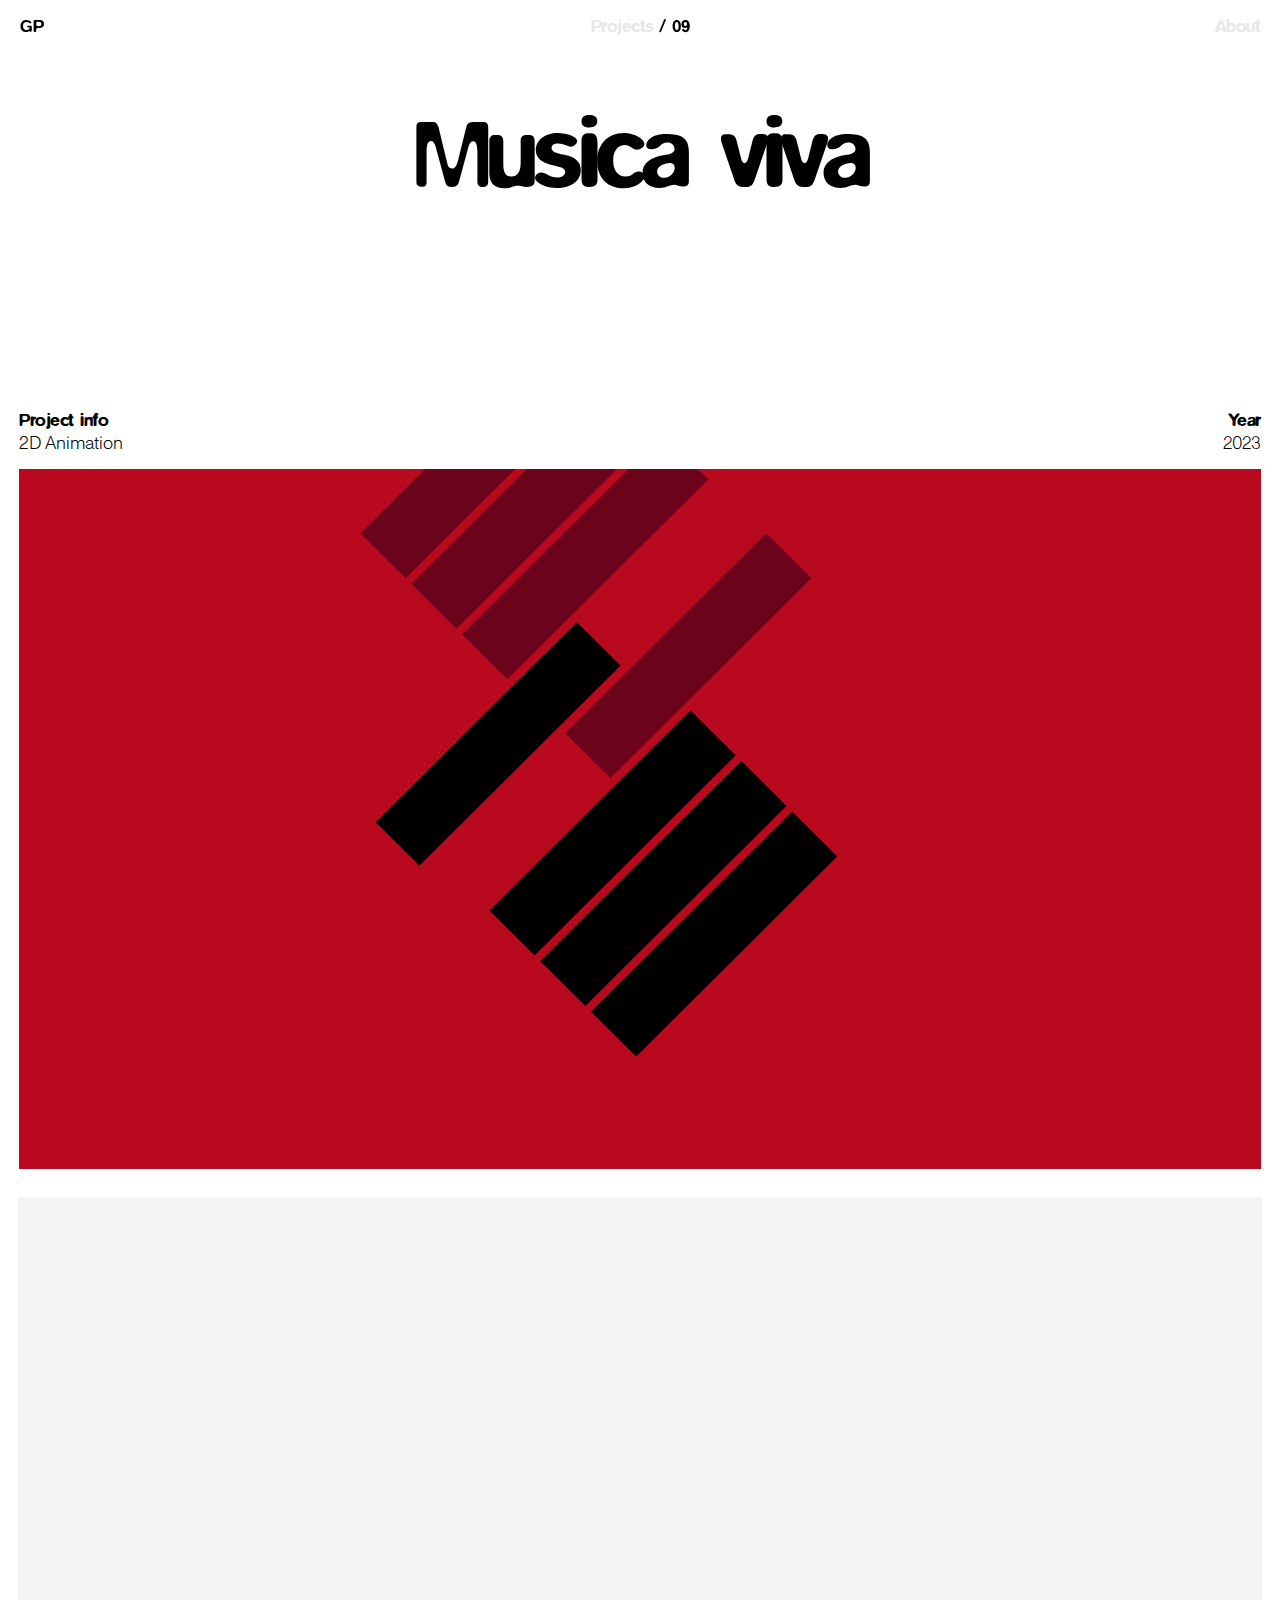
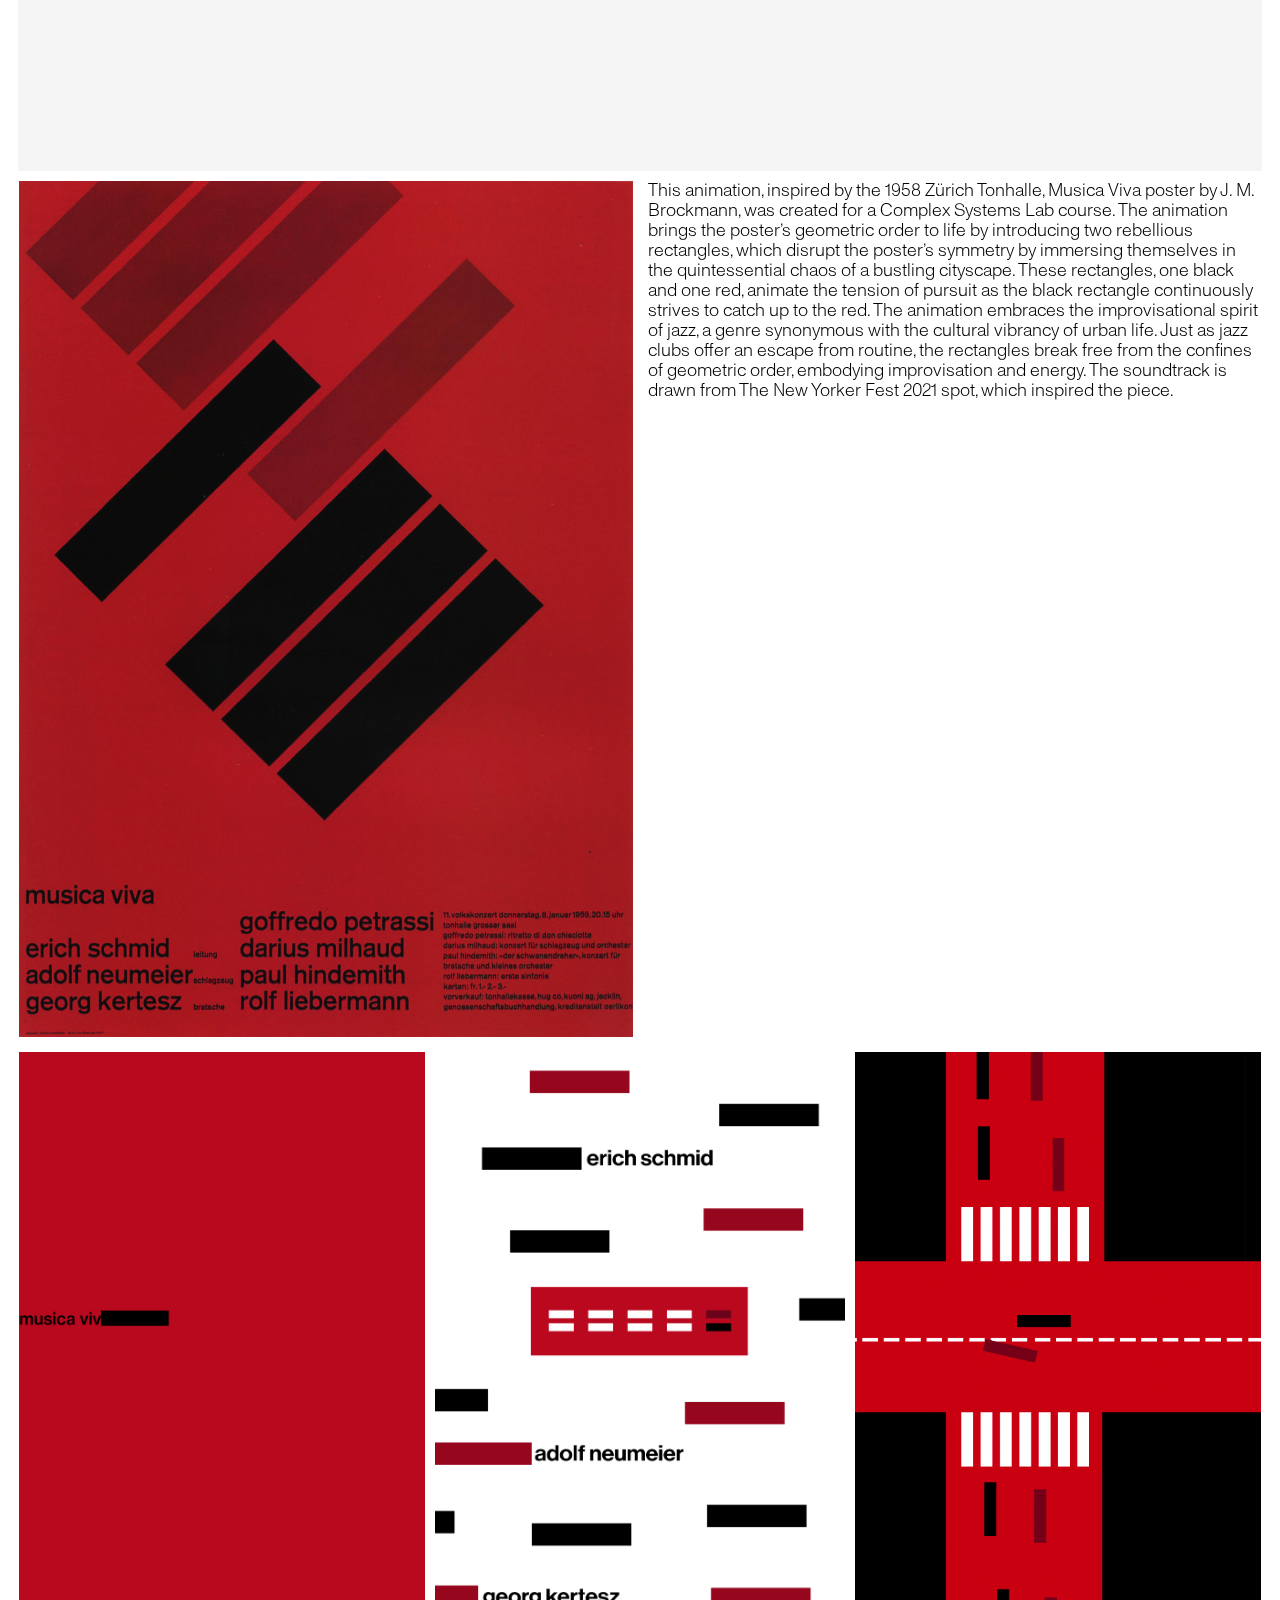
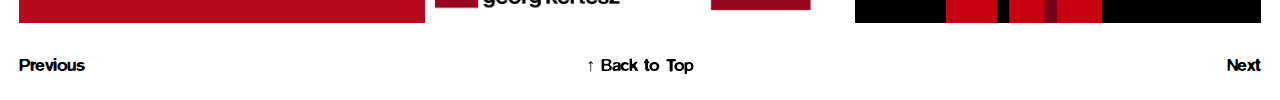
<file: pagina9.html>
<!DOCTYPE html>
<html lang="it">
<head>
    <meta charset="UTF-8">
    <meta name="viewport" content="width=device-width, initial-scale=1.0">
    <title>Musica Viva</title>
    <link rel="stylesheet" href="style-project.css">
    <link rel="icon" href="favicon.ico" type="image/x-icon">

    
</head>


<body>

    <header>
        <div class="header-container">
            <div class="left">
                <a href="index.html" class="nav-link active">GP</a>
            </div>
    
            <div class="navigation-header center">
                <a href="index.html" class="nav-link">Projects</a>
                <a href="index.html" class="nav-link active"> / 09</a>
            </div>
    
            <div class="navigation-header right">
                <a href="about.html" class="nav-link header ">About</a>
               
            </div>
           
        </div>
    </header>


    <div id="title">Musica viva</div>

    <div id="columns">
        <div class="column1">
            <span class="project-info">Project info</span><br>
            <span class="paragraph">2D Animation</span>
        </div>
        <div class="column2">
            
        </div>
    
        <div class="column3">
            <span class="project-info">Year</span><br>
            <span class="paragraph">2023</span>
        </div>
    </div>

    <div id="image-container">
        <img id="fixed-image" src="images/image9.png" alt="Immagine" />
    </div>

     <!-- Container per il video finale YouTube -->

     <div class="video-container-grey">
        <div class="vertical-video-container">
           <iframe 
              src="https://player.vimeo.com/video/1020604584?title=0&amp;byline=0&amp;portrait=0&amp;badge=0&amp;autopause=0&amp;player_id=0&amp;app_id=58479" 
              width="800" 
              height="530" 
              frameborder="0" 
              allow="autoplay; fullscreen; picture-in-picture; clipboard-write" 
              title="Musica Viva">
           </iframe>
       </div>
   </div>

   
    <!--SCROLL CONTAINER IMG+CAPTION -->
   <div id="scroll-container1">
        <div class="images">
            <img class="scrollable-image" src="Musica Viva/03.png" />
        </div>
        <div class="caption1">
            This animation, inspired by the 1958 Zürich Tonhalle, Musica Viva poster by J. M. Brockmann, was created for a Complex Systems Lab course. The animation brings the poster’s geometric order to life by introducing two rebellious rectangles, which disrupt the poster’s symmetry by immersing themselves in the quintessential chaos of a bustling cityscape. These rectangles, one black and one red, animate the tension of pursuit as the black rectangle continuously strives to catch up to the red. The animation embraces the improvisational spirit of jazz, a genre synonymous with the cultural vibrancy of urban life. Just as jazz clubs offer an escape from routine, the rectangles break free from the confines of geometric order, embodying improvisation and energy. The soundtrack is drawn from The New Yorker Fest 2021 spot, which inspired the piece.
        </div>
    </div>




      <!--IMMAGINI IN MEZZO-->
      <div class="image-row">
        <img class="horizontal-images3" src="Musica Viva/frame4.png" alt="Immagine 2" />
        <img class="horizontal-images3" src="Musica Viva/frame1.png" alt="Immagine 3" />
        <img class="horizontal-images3" src="Musica Viva/Screenshot 2024-03-20 alle 15.56.07.png" alt="Immagine 3" />   
    </div>





<!--PROJ PRECEDENTE E SUCCESSIVO-->
        <footer>
            <a href="pagina8.html" class="footer-link">Previous</a>
            <a href="#" class="footer-link back-to-top">↑ Back to Top</a>
            <a href="pagina1.html" class="footer-link">Next</a>
        </footer>




    <script>
        window.onload = function() {
            const fixedImage = document.getElementById('fixed-image');
            const title = document.getElementById('title');
            const columns = document.getElementById('columns');

            // Mostra il titolo dopo un breve ritardo
            setTimeout(() => {
                title.style.opacity = "1"; // Rendi il titolo visibile
            }, 0);

            // Mostra le colonne subito dopo il titolo
            setTimeout(() => {
                columns.style.opacity = "1"; // Rendi le colonne visibili
                columns.style.transform = "translateY(15vh)"; // Sposta le colonne verso il basso
            }, 0);

            // Dopo un breve ritardo, ingrandisci e sposta l'immagine verso il basso
            setTimeout(() => {
                fixedImage.style.width = "97%";
                fixedImage.style.height = "700px";
                fixedImage.style.transform = "translateY(15vh)"; // Sposta l'immagine verso il basso
            });
        };

        // Funzione per tornare all'inizio della pagina
        document.querySelector('.back-to-top').addEventListener('click', function(e) {
             e.preventDefault();
              window.scrollTo({
                 top: 0,
                  behavior: 'smooth'
                });
            });

    </script>

</body>
</html>
</file>
<file: style.css>
/* Carica il font Vevey-HumanKind */
@font-face {
    font-family: 'Blur Medium';
    src: url('fonts/Blur Medium.otf') format('opentype');
}

@font-face {
    font-family: 'Blur Light';
    src: url('fonts/BlurWeb-Light W03 Regular.ttf') format('opentype');
}

@font-face {
    font-family: 'ABCMonumentGrotesk-Light';
    src: url('fonts/ABCMonumentGrotesk-Light-Trial.otf') format('opentype');
}

body {
    display: flex;
    justify-content: center;
    align-items: flex-start;
    height: 100vh;
    width: 100vw;
    background-color: #ffffff;
    margin: 0;
    overflow: hidden; /* Nasconde overflow verticale */
}


.scroll-container {
    display: flex;
    overflow-x: hidden; /* Nasconde overflow orizzontale */
    overflow-y: auto; /* Consente lo scroll verticale */
    width: 100vw;
    height: 100vh; /* Imposta l'altezza del contenitore */
    position:relative;
    top: 22vh; 
    scroll-behavior:auto; /* Disabilita lo smooth scroll per evitare salti */
    padding-top: 8px;
}
.image-wrapper {
    display: flex;
    flex-direction: column; /* Imposta la direzione verticale per immagini e didascalie */
    align-items: flex-start; /* Allinea a sinistra le didascalie */
    transition: transform 0.5s ease; /* Aggiunge transizione per l'ingrandimento */
}


.image-wrapper:hover .caption {
    transform: translateY(-10px); /* Sposta la didascalia verso l'alto di 10px */
    transition: transform 0.3s ease; /* Aggiunge transizione per il movimento */
}

.image {
    flex-shrink: 0; /* Evita che le immagini si comprimano */
    object-fit: cover;
    width: 200px;
    height: 250px;
  
    transition: width 0.6s ease, height 0.6s ease;
}







.caption {
    margin-bottom: 0px; /* Spazio sotto la didascalia */
    font-size: 16px;
    color: #000; /* Colore del testo della didascalia */
    width: 100%; /* Larghezza della didascalia per estendersi su tutta l'immagine */
    text-align: left; /* Allinea il testo a sinistra */
    font-family: 'Blur Medium', sans-serif; /* Applica il font */
    z-index: 20000; 
    text-decoration: none; 
    letter-spacing: -0.5px;
}

/* HEADER */

       /* HEADER */

 
    
    header {
        position: fixed; /* Mantiene l'intestazione fissa in cima alla pagina */
        top: 0;
        left: 0;
        right: 0;
        font-family: 'Vevey-HumanKind', sans-serif; /* Applica il font */
        z-index: 1000; /* Assicura che l'intestazione sia sopra il contenuto */
        font-size: 18px; /* Dimensione del font */
        font-family: 'Blur Medium', sans-serif; /* Applica il font */
        letter-spacing: -0.5px;
    }
    
    a {
        text-decoration: none;
    }
    
    .header-container {
        display: flex; /* Usa flexbox per allineare gli elementi */
        justify-content: space-between; /* Spazia gli elementi in modo che siano ai lati */
        align-items: center; 
        padding: 15px; /* Spazio interno per l'intestazione */
        max-width: 97%; /* Imposta una larghezza massima se desiderato */
        margin-left: 5px;
         
    }
    
    .left {
        flex: 1; /* Occupare lo spazio a sinistra */
    }
    
    .center {
        text-align: center; /* Left align */
        justify-content: center; /* Allinea Carousel e List al centro orizzontalmente */
        align-items: center; 
        flex: 1; /* Equal space for all columns */
        display: flex;
    } 
    
    .right {
        flex: 1; /* Occupare lo spazio a destra */
        text-align: right; /* Allinea il testo a destra */
    }

@media (max-width: 768px) {

    .left {
        text-align: left; /* Left align */
        flex: 1; /* Equal space for all columns */
    }

    .center {
        text-align: center; /* Left align */
        justify-content: center; /* Allinea Carousel e List al centro orizzontalmente */
        align-items: center; 
        flex: 1.1; /* Equal space for all columns */
        display: flex;
        
    } 

    .right {
        text-align: right; /* Left align */
        flex: 0.9; /* Equal space for all columns */    
    }
 
}



.footer-container{
    display: flex;
    position: absolute; /* Posiziona il testo in modo assoluto */
    bottom: -3.5vh; /* Distanza dal basso */
    width: 100%; /* Occupa tutta la larghezza dello schermo */
    z-index: -1000; 
    justify-content: center;
    left: -4px;
}


.footer-text {
    left: 0; /* Allinea a sinistra */
    width: 100%; /* Occupa tutta la larghezza dello schermo */
    text-align: center; /* Centra il testo */
    font-family: 'Blur Medium', sans-serif; /* Applica il font */
    font-size: 13.5vw; /* Dimensione del font */  
    letter-spacing: -0.9vw;  
    color: #f0f0f0;
}

@media (max-width: 768px) {
    .footer-text {
        display: flex;
        flex-direction: column; /* Imposta la direzione verticale */
        font-size: 21vw; /* Modifica la dimensione del font per dispositivi mobili */
    }
    
    .footer-text .first-name {
        display: block; /* Mostra Giulia nella prima riga */
        margin-bottom: -35px; /* Riduci la distanza sotto "Giulia" */
    }
    
    .footer-text .last-name {
        display: block; /* Mostra Polimeno nella seconda riga */
        margin-bottom: 20px; /* Riduci la distanza sotto "Giulia" */
    }
}


/* Nuova classe per la navigazione */
.navigation {
    position: absolute; /* Posiziona la navigazione in modo assoluto */
    left: 20px; /* Distanza da sinistra */
    bottom: 180px; /* Distanza dal basso */
    z-index: 1000; /* Assicura che la navigazione sia sopra il contenuto */
    font-family: 'Blur Medium', sans-serif; /* Applica il font */
    font-size: 18px; /* Dimensione del font */
}

.nav-link {
    color: #e7e7e7; /* Colore grigio per i link inattivi */
    margin-right: 5px; /* Spazio tra i link */
    text-decoration: none;
}

.nav-link.active {
    color: #000; /* Colore nero per i link attivi */
    
}

.nav-link:hover {
    color: #000000; /* Colore dei link quando il mouse ci passa sopra */
}




/* ABOUT */
.about-conteiner{
    width: 100%;
    position: sticky;
    top: 27vh;
    display: flex;
    padding: 15px;
    font-family: 'ABCMonumentGrotesk-Light', sans-serif;
    display: inline-block;
    font-size: clamp(20px, 2vw, 18px);
    line-height: 22px;
    margin-bottom: 15vh;
  
}

.about-caption {
    width: 50%;
    justify-content: flex-start;

}

.title {
    font-size: clamp(40px, 14vw, 60px); /* Responsive font size with a minimum of 20px and a maximum of 50px */
    color: #000;
    font-family: 'Blur Medium', sans-serif; /* Applica il font */
    letter-spacing: -5px;
    margin-top: 60px;
    margin-bottom: 30px;
    
}


/* Definisci una classe base per i link dei contatti */
.contact-conteiner a {
    position: relative;
    color: black;
    text-decoration: none;
    display: inline-block;
    font-family: 'ABCMonumentGrotesk-Light', sans-serif; /* Font per la freccia */
    text-decoration:underline;
    font-size: clamp(18px, 2vw, 18px);
    transition: transform 0.3s ease; /* Transizione per spostamento */
}

/* Definisci una classe base per i link dei contatti */
.about-conteiner a {
    position: relative;
    color: black;
    text-decoration: none;
    display: inline-block;
    font-family: 'ABCMonumentGrotesk-Light', sans-serif; /* Font per la freccia */
    text-decoration:underline;
    font-size: clamp(18px, 2vw, 18px);
    transition: transform 0.3s ease; /* Transizione per spostamento */
}




/* Aggiungi la freccina all'inizio della parola quando si passa sopra il link */
.contact-conteiner a::before {
    position: absolute;
    left: -20px; /* Posiziona la freccia prima del testo */
    opacity: 0;
    transition: opacity 0.3s ease, transform 0.3s ease; /* Transizione per far apparire la freccia */
    font-family: 'Blur Medium', sans-serif; /* Font per la freccia */
    font-size: clamp(18px, 2vw, 18px);
}

/* Effetto hover per mostrare la freccia e spostare il testo */
.contact-conteiner a:hover::before {
    opacity: 1;
    transform: translateX(-5px); /* Sposta leggermente la freccia */
}

.contact-conteiner a:hover {
    transform: translateX(20px); /* Sposta il testo verso destra */
}

/* quando si passa sopra il link */
.about-conteiner a::before {
    position: absolute;
    left: -20px; /* Posiziona la freccia prima del testo */
    opacity: 0;
    transition: opacity 0.3s ease, transform 0.3s ease; /* Transizione per far apparire la freccia */
    font-family: 'Blur Medium', sans-serif; /* Font per la freccia */
    font-size: clamp(18px, 2vw, 18px);
}

/* Effetto hover  */
.about-conteiner a:hover::before {
    opacity: 1;
    transform: translateX(-5px); /* Sposta leggermente la freccia */
}

.about-conteiner a:hover {
    transform: translateX(20px); /* Sposta il testo verso destra */
}


@media (max-width: 768px) {

    .about-conteiner {
        top: 11vh; /* Sposta il contenuto più in alto */
    }

    /* Rendi l'about-conteiner e il contatto più grande sui dispositivi mobili */
    

    .bio-conteiner, .contact-conteiner {
        width: 100%; /* Estendi contenitori a tutta la larghezza dello schermo */
    }
    

    /* Aumenta la dimensione del testo per i link */
    .about-caption {
        width: 100%;
        justify-content: flex-start;

    }

    /* Aggiungi padding ai link */
    .contact-conteiner a {
        display: inline-block; /* Forza i link a comportarsi come blocchi */
    }
     

    
    /* Aggiungi la freccina all'inizio della parola quando si passa sopra il link */
.contact-conteiner a::before {
   
    display: none;

}

/* Effetto hover per mostrare la freccia e spostare il testo */
.contact-conteiner a:hover::before {
   display: none;
}

.contact-conteiner a:hover {
    transform: none;
}



 /* Aggiungi padding ai link */
 .about-conteiner a {
    display: inline-block; /* Forza i link a comportarsi come blocchi */
}
 


/* Aggiungi la freccina all'inizio della parola quando si passa sopra il link */
.about-conteiner a::before {

display: none;

}

/* Effetto hover per mostrare la freccia e spostare il testo */
.about-conteiner a:hover::before {
display: none;
}

.about-conteiner a:hover {
transform: none;
}


}



.scroll-message {
    position: absolute; /* Posiziona il messaggio sopra il carosello */
    top: 15%; /* Posizionalo sopra le immagini */
    left: 50%;
    transform: translateX(-50%);
    text-align: center;
    z-index: 2000; /* Sopra le immagini */
    font-family: 'Blur Medium', sans-serif;
    font-size: 16px;
    color:  #e7e7e7;
    padding: 10px 20px;
    border-radius: 8px;
    animation: blink 1s step-start infinite; /* Lampeggia */
   
}

/* Animazione lampeggiante */
@keyframes blink {
    50% {
        opacity: 0; /* Lampeggia scomparendo */
    }
}

/* Nascondi il messaggio quando viene aggiunta la classe 'hidden' */
.scroll-message.hidden {
    opacity: 0;
    transition: opacity 0.5s ease;
    pointer-events: none; /* Impedisce interazioni con l'elemento */
}
</file>
<file: style-project.css>
@font-face {
            font-family: 'Vevey-HumanKind';
            src: url('fonts/Vevey-HumanKind.otf') format('opentype');
        }

        @font-face {
            font-family: 'Blur Medium';
            src: url('fonts/Blur Medium.otf') format('opentype');
        }

        @font-face {
            font-family: 'ABCMonumentGrotesk-Light';
            src: url('fonts/ABCMonumentGrotesk-Light-Trial.otf') format('opentype');
        }

         @font-face {
            font-family: 'Matter Light';
            src: url('fonts/Matter-Light.ttf') format('opentype');
        }

        @font-face {
            font-family: 'Pressura Mono';
            src: url('fonts/GT-Pressura-Mono-Light-Trial.otf') format('opentype');
        }

      

        body {
            margin: 0;
            padding: 0;
            display: flex;
            flex-direction: column;
            align-items: center;
            background-color: #ffffff;
            overflow-y: auto; /* Permette lo scorrimento verticale */
            overflow-x: hidden; /* Nasconde lo scroll orizzontale */
        }


         /* HEADER */

   
        header {
            position: fixed; /* Mantiene l'intestazione fissa in cima alla pagina */
            top: 0;
            left: 0;
            right: 0;
            font-family: 'Vevey-HumanKind', sans-serif; /* Applica il font */
            z-index: 1000; /* Assicura che l'intestazione sia sopra il contenuto */
            font-size: 18px; /* Dimensione del font */
            font-family: 'Blur Medium', sans-serif; /* Applica il font */
            letter-spacing: -0.5px;
        }
        
        a {
            text-decoration: none;
        }
        
        .header-container {
            display: flex; /* Usa flexbox per allineare gli elementi */
            justify-content: space-between; /* Spazia gli elementi in modo che siano ai lati */
            align-items: center; 
            padding: 15px; /* Spazio interno per l'intestazione */
            max-width: 100vw; /* Imposta una larghezza massima se desiderato */
            margin-left: 5px;
        }
        
        .left {
            flex: 1; /* Occupare lo spazio a sinistra */
        }
        
        .center {
            text-align: center; /* Left align */
            justify-content: center; /* Allinea Carousel e List al centro orizzontalmente */
            align-items: center; 
            flex: 1; /* Equal space for all columns */
            display: flex;
        } 
        
        .right {
            flex: 1; /* Occupare lo spazio a destra */
            text-align: right; /* Allinea il testo a destra */
        }
        
        
        
        /* Nuova classe per la navigazione */
        .navigation {
            position: absolute; /* Posiziona la navigazione in modo assoluto */
            left: 20px; /* Distanza da sinistra */
            bottom: 180px; /* Distanza dal basso */
            z-index: 1000; /* Assicura che la navigazione sia sopra il contenuto */
            font-family: 'Blur Medium', sans-serif; /* Applica il font */
            font-size: 18px; /* Dimensione del font */
        }
        .nav-link {
            color: #e7e7e7; /* Colore grigio per i link inattivi */
            margin-right: 5px; /* Spazio tra i link */
            text-decoration: none;
        }
        
        .nav-link.active {
            color: #000; /* Colore nero per i link attivi */
        }
        
        .nav-link:hover {
            color: #000000; /* Colore dei link quando il mouse ci passa sopra */
       }


        #title {
            font-size: clamp(40px, 14vw, 100px); /* Responsive font size with a minimum of 20px and a maximum of 50px */
            color: #000;
            opacity: 0;
            transition: opacity 0.3s ease;
            font-family: 'Blur Medium', sans-serif; /* Applica il font */
            letter-spacing: -6px;
            text-align: center;
            margin-top: 95px;
            margin-bottom: 60px;
            
        }

        #columns {
            display: flex;
            justify-content: center;
            width: 97%;
            opacity: 0;
            transition: all 1s ease;
            transform: translateY(0); /* Posizione iniziale */
            margin: 0 0;
        }

        .column1 {
            display: inline-block;
            width: 20vw;
            text-align: left;
        }

        .column2 {
            display: inline-block;
            width: 30vw;
            text-align: left;
        }

        .column3 {
            display: inline-block;
            width: 50vw;
            text-align: right;
        }

        .project-info {
            font-size: clamp(16px, 2vw, 18px); /* Responsive font size with a minimum of 20px and a maximum of 50px */
            font-family: 'Blur Medium', sans-serif; /* Applica il font */
            line-height: 28px;
            letter-spacing: -0.5px;
        }

        .paragraph {
            font-size: clamp(16px, 2vw, 18px); /* Responsive font size with a minimum of 20px and a maximum of 50px */
            font-family: 'ABCMonumentGrotesk-Light', sans-serif;
           line-height: 20px;
        }

        #image-container {
            display: flex;
            justify-content: center;
            align-items: center;
            width: 100%;
            margin-top: 15px;
            margin-bottom: 17vh;
    
        }

        #fixed-image {
            width: 200px;
            height: 250px;
            transition: all 0.8s ease;
            object-fit: cover;
            will-change: width, height, transform;
        }
        

        #scroll-container1 {
            display: flex;
            width: 97%;
            
            margin-bottom: 5px;
        }

        #scroll-container2 {
            display: flex;
            width: 97%;
            margin-bottom: 5px;
            
        }

        .caption1 {
            width: 50%;
            position: sticky;
            top: 70px;
            align-self: flex-start;
            padding-left: 15px;
            font-family: 'ABCMonumentGrotesk-Light', sans-serif;
            line-height: 20px;
            font-size: clamp(16px, 2vw, 18px);
            margin-top: 5px;
        }

        .caption2{
            width: 50%;
            position: sticky;
            top: 70px;
            align-self: flex-start;
            font-family: 'ABCMonumentGrotesk-Light', sans-serif;
            line-height: 20px;
            font-size: clamp(16px, 2vw, 18px);
            padding-right: 15px;
            margin-top: 5px;
        }
        
        .external-link{
            text-decoration:underline;
            color: #000;
        }

        .images {
            width: 50%;
            display: flex;
            flex-direction: column;
        }

        .scrollable-image {
            width: 100%;
            height: auto;
            margin-top: 5px;
            margin-bottom: 5px;
        }

        .image-row {
            display: flex; /* Imposta le immagini nella stessa riga */
            gap: 0px; /* Spazio tra le immagini */
            overflow: hidden;
            width: 97%;
            justify-content: center; /* Centra le immagini all'interno della riga */
          
        }
        
        .horizontal-images {
             width: 50%; /* Imposta la larghezza per adattarsi a due immagini nella riga con gap */
             height: auto; /* Mantiene l'aspetto proporzionale */
             object-fit: cover;
             
            }

            .horizontal-images3{
             width: 33%; /* Imposta la larghezza per adattarsi a due immagini nella riga con gap */
             height: auto; /* Mantiene l'aspetto proporzionale */
             margin: 5px;
             object-fit: cover;
            }

      


/* VIDEO VIMEO */

.video-container-grey {
    overflow: hidden;
    display: flex;
    justify-content: center; /* Centratura orizzontale */
    align-items: center; /* Centratura verticale */
    margin-top: 10px;
    margin-bottom: 5px;
    width: 94%; /* Occupa l'intera larghezza */
    background-color: #f5f5f5; /* Colore di sfondo grigio */
    padding: 20px; /* Spazio interno per il contenitore */
}

.horizontal-video-container {
    width: 80%; /* Riduce la larghezza del video */
    position: relative;
    padding-top: 56.25%; /* Mantiene l'aspetto del video 16:9 */
}
.horizontal-video-container iframe {
    position: absolute;
    top: 0;
    left: 0;
    width: 100%;
    height: 100%;
}




/* VIDEO INSTAGRAM */

.vertical-video-container blockquote.instagram-media {
    position: absolute; /* Posiziona il contenuto in modo assoluto */
    top: 0;
    left: 0;
    width: 100%;
    height: 100%;
    margin: 0 auto; /* Centra il video */
    padding-top: 30px;
    display: flex;
    justify-content: center;
    align-items: center;
}







/* Stile per il footer */
footer {
            display: flex;
            justify-content: space-between;
            width: 97%;
            max-width: 97%;
            font-family: 'Blur Medium', sans-serif;
            font-size: 18px;
            margin:2%;
            letter-spacing: -0.5px;
        }

        .footer-link {
            color: #000;
            text-decoration: none;
            transition: color 0.3s;
        }

        .footer-link:hover {
            color: #000; /* Cambia colore al passaggio del mouse */
        }
    
        
        /* Stile per il link Back to Top */
        .back-to-top {
            cursor: pointer;
                position: absolute; /* Absolute positioning */
                left: 50%; /* Move to the center horizontally */
                transform: translateX(-50%); /* Center the element */
                cursor: pointer;
            
        }



        @media (max-width: 768px) {

            .body{
                overflow-x: hidden;
            }
            
            #columns {
                flex-direction: column;
                width: 100%;
                text-align: center;
                opacity: 1; /* Rendi subito visibile sui dispositivi mobili */
                transform: translateY(0); /* Reset */
            }
            
            .column1, .column2, .column3 {
                width: 100%;
                text-align: center;
                margin-bottom: 10px; /* Aggiungi spazio tra le colonne */
            }
        
            #scroll-container1, #scroll-container2 {
                flex-direction: column-reverse; /* Dispone in colonna su dispositivi mobili */
                align-items: center;
                width: 97%;
            }
        
            #scroll-container2 {
                flex-direction: column; /* Dispone in colonna su dispositivi mobili */
            }

          
            .images {
                width: 100%; /* Occupa tutta la larghezza */
                display: flex;
                flex-direction: column;
                align-items: center; /* Centra le immagini nella colonna */
            }
        
            .scrollable-image {
                width: 100%;
                margin-top: 0px;
            }
        
            .caption1 {
                margin-left: -10px;
                width: 97%; /* Aumenta la larghezza delle didascalie per avvicinarsi al bordo dello schermo */
                font-size: 16px; /* Ridimensiona per dispositivi mobili */
                text-align: left; /* Mantiene il testo allineato a sinistra */
                margin-top: 10px;
                position: static; /* Rimuovi il comportamento sticky */
                margin-bottom: 10px;
            }
        
            .caption2 {
                margin-left: 5px;
                width: 97%; /* Aumenta la larghezza delle didascalie per avvicinarsi al bordo dello schermo */
                font-size: 16px; /* Ridimensiona per dispositivi mobili */
                text-align: left; /* Mantiene il testo allineato a sinistra */
                margin-top: 10px;
                position: static; /* Rimuovi il comportamento sticky */
                margin-bottom: 10px;
            }
        
            .image-row {
                flex-direction: column; /* Dispone le immagini in colonna */
                gap: 15px; /* Aggiunge spazio tra le immagini */
                width: 100%;
            }
        
            .horizontal-images, .horizontal-images3 {
                width: 100%; /* Imposta la larghezza dell'immagine a tutta pagina */
                margin: 10px 0; /* Aggiunge spazio sopra e sotto ogni immagine */
            }
    
        

            #title {
               width: 95%;
                margin-bottom: -50px; /* Modifica il valore a piacere, ad esempio 30px */
                letter-spacing: -4px;
                line-height: 60px;
            }

            #image-container {
                margin-bottom: 15vh;
        
            }

            footer {
                flex-direction: row; /* Dispone i link del footer in colonna */
                align-items: center;
                text-align: center;
                font-size: 18px;
            }
        
            .footer-link {
                margin: 10px 0; /* Aggiungi spazio tra i link del footer */
            }

            .video-container-grey{
                max-width: 87%;
            }

            .video-wrapper {
                width: 100%; /* Riduce la larghezza del video */
                position: relative;
                padding-top: 56.25%; /* Mantiene l'aspetto del video 16:9 */
            }

            .image-row {
                display: column; /* Imposta le immagini nella stessa riga */
                gap: 0px; /* Spazio tra le immagini */
                overflow: hidden;
                width: 97%;
                justify-content: center; /* Centra le immagini all'interno della riga */
              
            }

            .horizontal-images3{
                width: 100%; /* Imposta la larghezza per adattarsi a due immagini nella riga con gap */
                height: auto; /* Mantiene l'aspetto proporzionale */
                margin: 2px;
                object-fit: cover;
               }

               .horizontal-images{
                width: 100%; /* Imposta la larghezza per adattarsi a due immagini nella riga con gap */
                height: auto; /* Mantiene l'aspetto proporzionale */
                margin: 2px;
                object-fit: cover;
               }
   

        }
</file>
